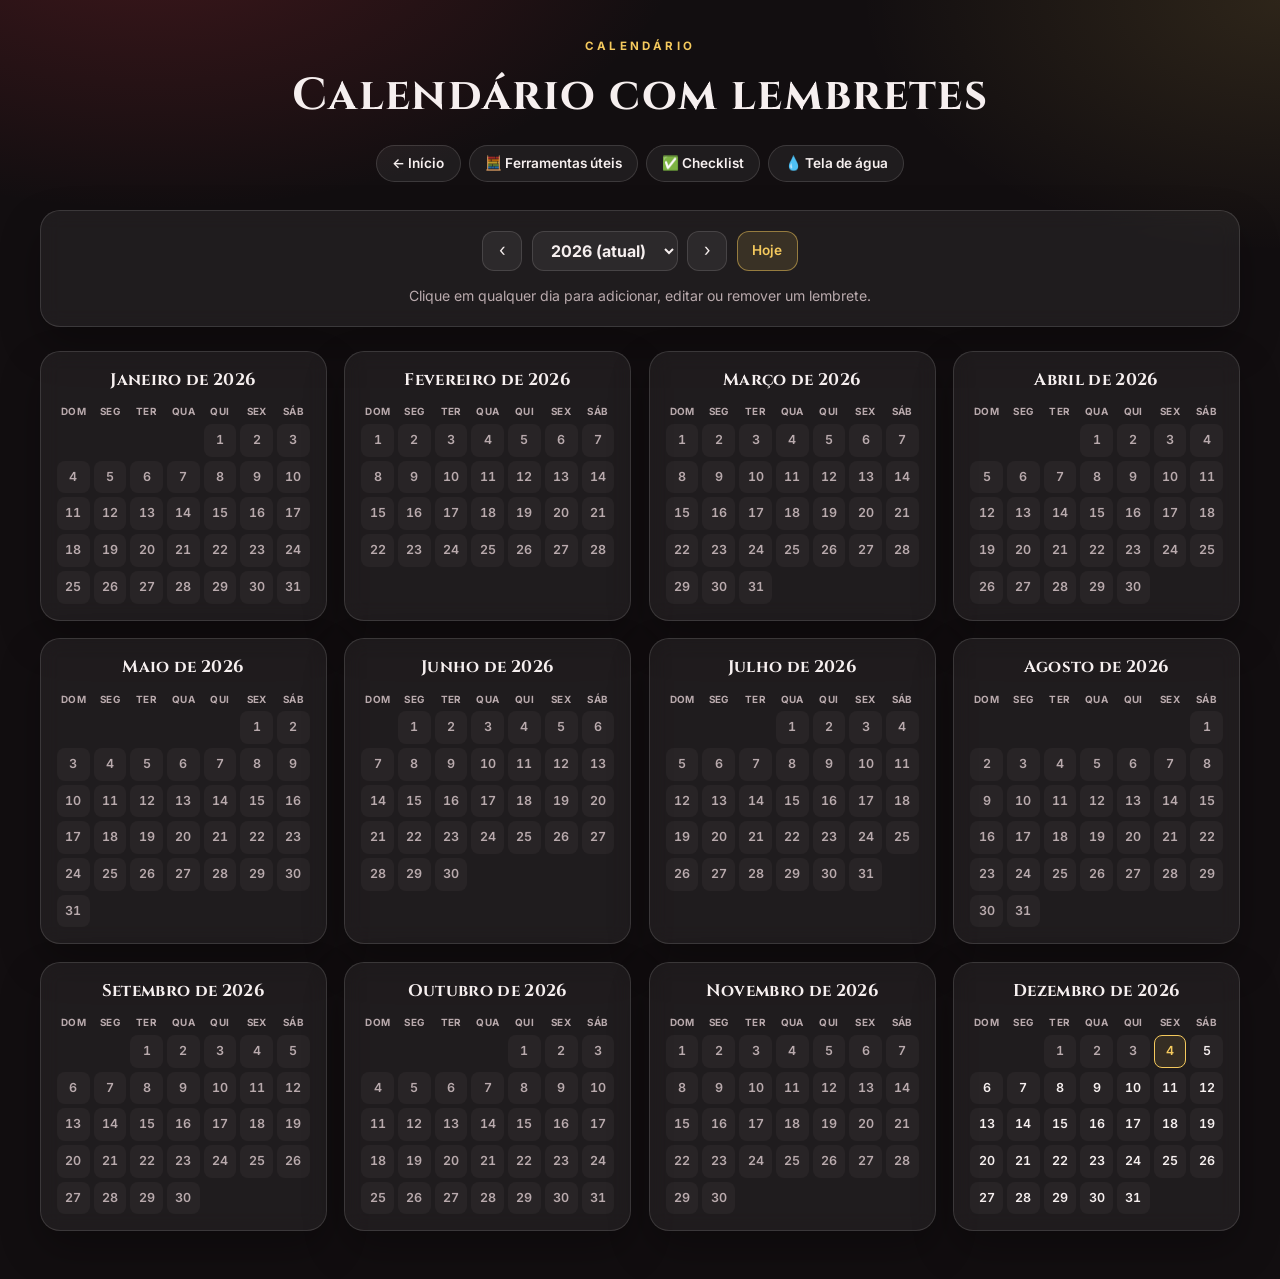
<file: calendario.html>
<!DOCTYPE html>
<html lang="pt-BR">
<head>
  <meta charset="UTF-8">
  <meta name="viewport" content="width=device-width, initial-scale=1.0">
  <meta name="description" content="Calendário anual com lembretes por dia. Navegue pelos próximos 10 anos e salve anotações que ficam guardadas no seu navegador.">
  <meta name="theme-color" content="#120e10">
  <title>Calendário</title>
  <link rel="preconnect" href="https://fonts.googleapis.com">
  <link rel="preconnect" href="https://fonts.gstatic.com" crossorigin>
  <link href="https://fonts.googleapis.com/css2?family=Cinzel:wght@600;700&family=Inter:wght@400;500;600;700&display=swap" rel="stylesheet">
  <style>
    :root {
      --bg: #120e10;
      --glass: rgba(255, 255, 255, .06);
      --glass-strong: rgba(255, 255, 255, .1);
      --line: rgba(255, 255, 255, .13);
      --text: #f6efef;
      --muted: #b9aaad;
      --accent: #e63946;
      --gold: #f4c95d;
      --ok: #62d394;
      --font-title: 'Cinzel', Georgia, serif;
      --font-body: 'Inter', system-ui, -apple-system, 'Segoe UI', sans-serif;
    }

    * { box-sizing: border-box; }
    html { color-scheme: dark; }
    body {
      margin: 0; min-height: 100vh; color: var(--text); font-family: var(--font-body); line-height: 1.5;
      background:
        radial-gradient(900px 500px at 12% -10%, rgba(230, 57, 70, .22), transparent 60%),
        radial-gradient(700px 420px at 100% 0%, rgba(244, 201, 93, .12), transparent 60%),
        var(--bg);
      background-attachment: fixed;
    }
    button { font: inherit; color: inherit; cursor: pointer; }
    :focus-visible { outline: 2px solid var(--gold); outline-offset: 2px; }

    .page { width: min(1200px, 100% - 2rem); margin: 0 auto; padding: 2rem 0 3rem; }

    /* ---------- Cabeçalho ---------- */
    .hero { text-align: center; margin-bottom: 1.75rem; }
    .kicker { display: inline-block; font-size: .72rem; letter-spacing: .28em; text-transform: uppercase; color: var(--gold); font-weight: 700; }
    h1 { margin: .35rem 0 1rem; font-family: var(--font-title); font-size: clamp(1.9rem, 5vw, 2.8rem); letter-spacing: .03em; }
    .topnav { display: flex; gap: .5rem; justify-content: center; flex-wrap: wrap; }
    .chip {
      display: inline-flex; align-items: center; gap: .35rem; padding: .45rem .95rem; border-radius: 999px;
      font-size: .85rem; font-weight: 600; text-decoration: none; color: var(--text);
      background: var(--glass); border: 1px solid var(--line); transition: transform .2s, border-color .2s;
    }
    .chip:hover { transform: translateY(-2px); border-color: rgba(255, 255, 255, .32); }

    .card {
      padding: 1.25rem; border-radius: 20px; background: var(--glass); border: 1px solid var(--line);
      backdrop-filter: blur(10px); box-shadow: 0 18px 40px rgba(0, 0, 0, .28);
    }

    .banner {
      margin: 0 0 1rem; padding: .75rem 1rem; border-radius: 12px; font-size: .88rem; font-weight: 600;
      background: rgba(230, 57, 70, .15); border: 1px solid rgba(230, 57, 70, .55); color: #ffb3b9;
    }
    .banner[hidden] { display: none; }

    /* ---------- Barra de ano ---------- */
    .toolbar { margin-bottom: 1.5rem; }
    .toolbar-row { display: flex; align-items: center; justify-content: center; gap: .6rem; flex-wrap: wrap; }
    .icon-btn {
      width: 2.5rem; height: 2.5rem; display: grid; place-items: center; border-radius: 12px; font-size: 1.1rem;
      background: var(--glass); border: 1px solid var(--line); transition: background .2s, border-color .2s;
    }
    .icon-btn:hover { background: var(--glass-strong); border-color: rgba(255, 255, 255, .32); }
    select#yearSelect {
      height: 2.5rem; padding: 0 .9rem; border-radius: 12px; font: inherit; font-weight: 700;
      background: var(--glass); border: 1px solid var(--line); color: var(--text);
    }
    .today-btn {
      height: 2.5rem; padding: 0 .9rem; border-radius: 12px; font-size: .85rem; font-weight: 600;
      background: rgba(244, 201, 93, .12); border: 1px solid rgba(244, 201, 93, .5); color: var(--gold);
    }
    .today-btn:hover { background: rgba(244, 201, 93, .22); }
    .toolbar .hint { margin: .9rem 0 0; text-align: center; color: var(--muted); font-size: .88rem; }
    .toolbar .hint strong { color: var(--gold); }

    /* ---------- Grade do ano ---------- */
    .year-grid {
      display: grid; gap: 1.1rem;
      grid-template-columns: repeat(auto-fit, minmax(270px, 1fr));
    }
    .month-card { padding: 1rem; }
    .month-title {
      margin: 0 0 .7rem; text-align: center; font-family: var(--font-title); font-size: 1.05rem; letter-spacing: .02em;
    }
    .month-title::first-letter { text-transform: uppercase; }
    .weekdays, .days { display: grid; grid-template-columns: repeat(7, minmax(0, 1fr)); gap: .25rem; }
    .weekdays { margin-bottom: .3rem; }
    .weekdays span { text-align: center; font-size: .62rem; font-weight: 700; letter-spacing: .04em; text-transform: uppercase; color: var(--muted); }

    .day {
      position: relative; aspect-ratio: 1 / 1; min-height: 28px; padding: 0;
      display: grid; place-items: center; border-radius: 8px;
      background: rgba(255, 255, 255, .04); border: 1px solid transparent;
      font-size: .78rem; font-weight: 600; font-variant-numeric: tabular-nums;
      transition: background .15s, border-color .15s, transform .15s;
    }
    .day:hover { background: var(--glass-strong); transform: translateY(-1px); }
    .day.empty { visibility: hidden; cursor: default; }
    .day.past { color: var(--muted); }
    .day.today { border-color: var(--gold); color: var(--gold); background: rgba(244, 201, 93, .1); }
    .day.has-reminder { background: rgba(230, 57, 70, .18); border-color: rgba(230, 57, 70, .55); }
    .day.has-reminder.today { background: rgba(244, 201, 93, .18); border-color: var(--gold); }
    .day .dot {
      position: absolute; left: 50%; bottom: 3px; width: 5px; height: 5px; border-radius: 50%;
      background: var(--accent); transform: translateX(-50%);
    }
    .day.today .dot { background: var(--gold); }

    /* ---------- Modal de lembrete ---------- */
    .modal-backdrop {
      position: fixed; inset: 0; background: rgba(0, 0, 0, .6); display: grid; place-items: center;
      padding: 1rem; z-index: 50;
    }
    .modal-backdrop[hidden] { display: none; }
    .modal {
      width: min(420px, 100%); padding: 1.5rem; border-radius: 18px;
      background: #1a1416; border: 1px solid var(--line); box-shadow: 0 24px 60px rgba(0, 0, 0, .55);
    }
    .modal h2 { margin: 0 0 .2rem; font-family: var(--font-title); font-size: 1.3rem; }
    .modal-date { margin: 0 0 1rem; color: var(--muted); font-size: .88rem; }
    .modal-date::first-letter { text-transform: uppercase; }
    textarea#reminderText {
      width: 100%; min-height: 110px; resize: vertical; padding: .8rem 1rem; font: inherit; color: var(--text);
      background: rgba(255, 255, 255, .08); border: 1px solid var(--line); border-radius: 12px;
    }
    textarea#reminderText::placeholder { color: rgba(185, 170, 173, .8); }
    textarea#reminderText:focus { outline: none; border-color: var(--gold); box-shadow: 0 0 0 4px rgba(244, 201, 93, .2); }
    .modal-actions { display: flex; align-items: center; justify-content: space-between; gap: .6rem; margin-top: 1.1rem; flex-wrap: wrap; }
    .modal-actions-right { display: flex; gap: .6rem; }

    .btn {
      padding: .75rem 1.2rem; border-radius: 12px; font-weight: 700; border: 1px solid var(--accent);
      background: var(--accent); color: #fff; transition: transform .2s, box-shadow .2s, background .2s;
    }
    .btn:hover { transform: translateY(-2px); box-shadow: 0 10px 22px rgba(230, 57, 70, .35); }
    .btn.ghost { background: var(--glass); border-color: var(--line); color: var(--text); font-weight: 600; }
    .btn.ghost:hover { box-shadow: none; border-color: rgba(255, 255, 255, .32); background: var(--glass-strong); }
    .btn.small { padding: .5rem .9rem; font-size: .85rem; }

    .toast {
      position: fixed; left: 50%; bottom: 1.25rem; transform: translate(-50%, 20px); opacity: 0; pointer-events: none;
      padding: .7rem 1.1rem; border-radius: 12px; font-size: .9rem; font-weight: 600;
      background: #241a1d; border: 1px solid var(--line); box-shadow: 0 12px 30px rgba(0, 0, 0, .5);
      transition: opacity .25s, transform .25s; max-width: calc(100% - 2rem); text-align: center; z-index: 60;
    }
    .toast.show { opacity: 1; transform: translate(-50%, 0); }

    .sr-only { position: absolute; width: 1px; height: 1px; overflow: hidden; clip: rect(0 0 0 0); white-space: nowrap; }
    @media (max-width: 420px) { .card { padding: .9rem; } }
    @media (prefers-reduced-motion: reduce) { * { animation: none !important; transition: none !important; } }
  </style>
</head>
<body>
  <main class="page">

    <header class="hero">
      <span class="kicker">Calendário</span>
      <h1>Calendário com lembretes</h1>
      <nav class="topnav" aria-label="Outras páginas">
        <a class="chip" href="index.html">← Início</a>
        <a class="chip" href="Ferramentas.html">🧮 Ferramentas úteis</a>
        <a class="chip" href="cheklist.html">✅ Checklist</a>
        <a class="chip" href="água.html">💧 Tela de água</a>
      </nav>
    </header>

    <p class="banner" id="storageBanner" role="alert" hidden>
      ⚠️ Seu navegador está bloqueando o armazenamento local (modo privado ou cookies desativados). Os lembretes
      funcionam, mas somem ao fechar a página.
    </p>

    <section class="card toolbar" aria-label="Navegação de ano">
      <div class="toolbar-row">
        <button class="icon-btn" id="prevYear" type="button" aria-label="Ano anterior">‹</button>
        <label class="sr-only" for="yearSelect">Selecionar ano</label>
        <select id="yearSelect"></select>
        <button class="icon-btn" id="nextYear" type="button" aria-label="Próximo ano">›</button>
        <button class="today-btn" id="goToday" type="button">Hoje</button>
      </div>
      <p class="hint" id="toolbarHint">Clique em qualquer dia para adicionar, editar ou remover um lembrete.</p>
    </section>

    <section class="year-grid" id="yearGrid" aria-label="Meses do ano"></section>
  </main>

  <div class="modal-backdrop" id="modalBackdrop" hidden>
    <div class="modal" role="dialog" aria-modal="true" aria-labelledby="modalTitle">
      <h2 id="modalTitle">Lembrete</h2>
      <p class="modal-date" id="modalDate"></p>
      <label class="sr-only" for="reminderText">Texto do lembrete</label>
      <textarea id="reminderText" maxlength="300" placeholder="Escreva um lembrete para este dia..."></textarea>
      <div class="modal-actions">
        <button class="btn ghost small" id="deleteReminder" type="button">Remover</button>
        <div class="modal-actions-right">
          <button class="btn ghost small" id="cancelModal" type="button">Cancelar</button>
          <button class="btn small" id="saveReminder" type="button">Salvar</button>
        </div>
      </div>
    </div>
  </div>

  <div class="toast" id="toast" role="status" aria-live="polite"></div>

  <script>
    'use strict';

    const STORAGE_KEY = 'calendarioLembretes:v1';
    const MAX_TEXT = 300;
    const $ = (s) => document.querySelector(s);
    const pad = (n) => String(n).padStart(2, '0');

    const MESES = [
      'Janeiro', 'Fevereiro', 'Março', 'Abril', 'Maio', 'Junho',
      'Julho', 'Agosto', 'Setembro', 'Outubro', 'Novembro', 'Dezembro',
    ];
    const DIAS_SEMANA = ['Dom', 'Seg', 'Ter', 'Qua', 'Qui', 'Sex', 'Sáb'];

    const toKey = (d) => `${d.getFullYear()}-${pad(d.getMonth() + 1)}-${pad(d.getDate())}`;

    const hoje = new Date();
    const hojeKey = toKey(hoje);
    const anoReal = hoje.getFullYear();

    /* ---------- Armazenamento seguro ---------- */
    let storageOk = true;
    let lembretes = {};

    function sanitize(raw) {
      const out = {};
      if (raw && typeof raw === 'object') {
        for (const [key, value] of Object.entries(raw)) {
          if (/^\d{4}-\d{2}-\d{2}$/.test(key) && typeof value === 'string' && value.trim()) {
            out[key] = value.trim().slice(0, MAX_TEXT);
          }
        }
      }
      return out;
    }

    function load() {
      try {
        const text = localStorage.getItem(STORAGE_KEY);
        lembretes = sanitize(text ? JSON.parse(text) : null);
      } catch {
        lembretes = {};
      }
    }

    function persist() {
      try {
        localStorage.setItem(STORAGE_KEY, JSON.stringify(lembretes));
        storageOk = true;
      } catch {
        storageOk = false;
      }
      $('#storageBanner').hidden = storageOk;
    }

    /* ---------- Toast ---------- */
    let toastTimer = null;
    function showToast(msg) {
      const toast = $('#toast');
      toast.textContent = msg;
      toast.classList.add('show');
      clearTimeout(toastTimer);
      toastTimer = setTimeout(() => toast.classList.remove('show'), 2200);
    }

    /* ---------- Seletor de ano ---------- */
    let anoAtual = anoReal;

    function garantirOpcaoAno(ano) {
      if (!$(`#yearSelect option[value="${ano}"]`)) {
        const opt = document.createElement('option');
        opt.value = String(ano);
        opt.textContent = String(ano);
        $('#yearSelect').appendChild(opt);
        ordenarOpcoesAno();
      }
    }

    function ordenarOpcoesAno() {
      const select = $('#yearSelect');
      const opcoes = [...select.options].sort((a, b) => Number(a.value) - Number(b.value));
      opcoes.forEach((opt) => select.appendChild(opt));
    }

    function popularSeletorAno() {
      const select = $('#yearSelect');
      select.innerHTML = '';
      for (let ano = anoReal; ano <= anoReal + 9; ano++) {
        const opt = document.createElement('option');
        opt.value = String(ano);
        opt.textContent = `${ano}${ano === anoReal ? ' (atual)' : ''}`;
        select.appendChild(opt);
      }
    }

    function irParaAno(ano) {
      anoAtual = ano;
      garantirOpcaoAno(ano);
      $('#yearSelect').value = String(ano);
      renderizarAno(ano);
    }

    /* ---------- Grade do ano ---------- */
    function contarLembretesDoAno(ano) {
      const prefixo = `${ano}-`;
      return Object.keys(lembretes).filter((k) => k.startsWith(prefixo)).length;
    }

    function renderizarAno(ano) {
      const grid = $('#yearGrid');
      grid.innerHTML = '';

      for (let mes = 0; mes < 12; mes++) {
        const card = document.createElement('section');
        card.className = 'card month-card';
        card.setAttribute('aria-label', `${MESES[mes]} de ${ano}`);

        const titulo = document.createElement('h3');
        titulo.className = 'month-title';
        titulo.textContent = `${MESES[mes]} de ${ano}`;
        card.appendChild(titulo);

        const semana = document.createElement('div');
        semana.className = 'weekdays';
        semana.setAttribute('aria-hidden', 'true');
        DIAS_SEMANA.forEach((d) => {
          const span = document.createElement('span');
          span.textContent = d;
          semana.appendChild(span);
        });
        card.appendChild(semana);

        const dias = document.createElement('div');
        dias.className = 'days';

        const primeiroDiaSemana = new Date(ano, mes, 1).getDay();
        const diasNoMes = new Date(ano, mes + 1, 0).getDate();

        for (let i = 0; i < primeiroDiaSemana; i++) {
          const vazio = document.createElement('span');
          vazio.className = 'day empty';
          vazio.setAttribute('aria-hidden', 'true');
          dias.appendChild(vazio);
        }

        for (let dia = 1; dia <= diasNoMes; dia++) {
          const data = new Date(ano, mes, dia);
          const key = toKey(data);

          const btn = document.createElement('button');
          btn.type = 'button';
          btn.className = 'day';
          btn.dataset.key = key;
          btn.textContent = String(dia);

          if (key === hojeKey) btn.classList.add('today');
          else if (data < new Date(hoje.getFullYear(), hoje.getMonth(), hoje.getDate())) btn.classList.add('past');

          if (lembretes[key]) {
            btn.classList.add('has-reminder');
            btn.title = lembretes[key];
            const dot = document.createElement('span');
            dot.className = 'dot';
            btn.appendChild(dot);
          }

          const dataFmt = data.toLocaleDateString('pt-BR', { weekday: 'long', day: 'numeric', month: 'long', year: 'numeric' });
          btn.setAttribute('aria-label', lembretes[key] ? `${dataFmt}. Lembrete: ${lembretes[key]}` : dataFmt);

          dias.appendChild(btn);
        }

        card.appendChild(dias);
        grid.appendChild(card);
      }

      const total = contarLembretesDoAno(ano);
      $('#toolbarHint').innerHTML = total > 0
        ? `Clique em qualquer dia para adicionar, editar ou remover um lembrete. <strong>${total}</strong> lembrete${total > 1 ? 's' : ''} salvo${total > 1 ? 's' : ''} em ${ano}.`
        : 'Clique em qualquer dia para adicionar, editar ou remover um lembrete.';
    }

    /* ---------- Modal ---------- */
    let chaveAtual = null;
    let ultimoFoco = null;

    function abrirModal(key, elementoOrigem) {
      chaveAtual = key;
      ultimoFoco = elementoOrigem;

      const [y, m, d] = key.split('-').map(Number);
      const data = new Date(y, m - 1, d);
      $('#modalDate').textContent = data.toLocaleDateString('pt-BR', { weekday: 'long', day: 'numeric', month: 'long', year: 'numeric' });
      $('#reminderText').value = lembretes[key] || '';

      $('#modalBackdrop').hidden = false;
      $('#reminderText').focus();
    }

    function fecharModal() {
      $('#modalBackdrop').hidden = true;
      chaveAtual = null;
      if (ultimoFoco) ultimoFoco.focus();
    }

    function salvarLembrete() {
      if (!chaveAtual) return;
      const texto = $('#reminderText').value.trim().slice(0, MAX_TEXT);
      if (texto) {
        lembretes[chaveAtual] = texto;
        showToast('Lembrete salvo.');
      } else {
        delete lembretes[chaveAtual];
        showToast('Lembrete removido.');
      }
      persist();
      fecharModal();
      renderizarAno(anoAtual);
    }

    function removerLembrete() {
      if (!chaveAtual) return;
      const havia = Boolean(lembretes[chaveAtual]);
      delete lembretes[chaveAtual];
      persist();
      fecharModal();
      renderizarAno(anoAtual);
      if (havia) showToast('Lembrete removido.');
    }

    /* ---------- Eventos ---------- */
    $('#yearGrid').addEventListener('click', (e) => {
      const btn = e.target.closest('.day');
      if (!btn || btn.classList.contains('empty')) return;
      abrirModal(btn.dataset.key, btn);
    });

    $('#prevYear').addEventListener('click', () => irParaAno(anoAtual - 1));
    $('#nextYear').addEventListener('click', () => irParaAno(anoAtual + 1));
    $('#yearSelect').addEventListener('change', (e) => irParaAno(Number(e.target.value)));
    $('#goToday').addEventListener('click', () => {
      irParaAno(anoReal);
      const atual = $('.day.today');
      if (atual) atual.closest('.month-card').scrollIntoView({ behavior: 'smooth', block: 'center' });
    });

    $('#saveReminder').addEventListener('click', salvarLembrete);
    $('#deleteReminder').addEventListener('click', removerLembrete);
    $('#cancelModal').addEventListener('click', fecharModal);
    $('#modalBackdrop').addEventListener('click', (e) => { if (e.target.id === 'modalBackdrop') fecharModal(); });
    document.addEventListener('keydown', (e) => {
      if (e.key === 'Escape' && !$('#modalBackdrop').hidden) fecharModal();
    });

    /* ---------- Início ---------- */
    load();
    popularSeletorAno();
    $('#yearSelect').value = String(anoAtual);
    renderizarAno(anoAtual);
    persist();
  </script>
</body>
</html>
</file>
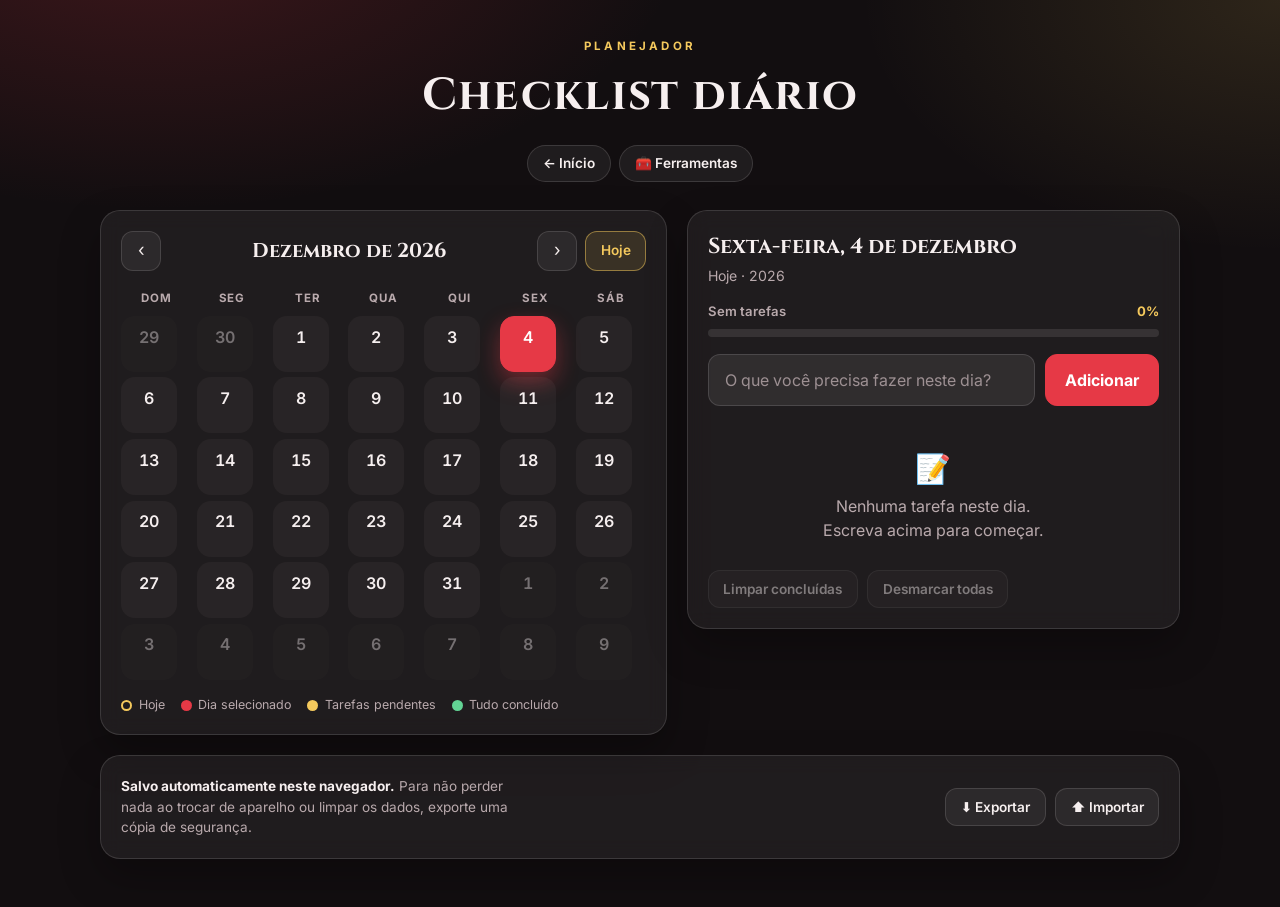
<file: cheklist.html>
<!DOCTYPE html>
<html lang="pt-BR">
<head>
  <meta charset="UTF-8">
  <meta name="viewport" content="width=device-width, initial-scale=1.0">
  <meta name="description" content="Checklist diário com calendário: escolha um dia, escreva suas tarefas e marque o que já fez. Tudo salvo no seu navegador.">
  <meta name="theme-color" content="#120e10">
  <title>Checklist diário</title>
  <link rel="preconnect" href="https://fonts.googleapis.com">
  <link rel="preconnect" href="https://fonts.gstatic.com" crossorigin>
  <link href="https://fonts.googleapis.com/css2?family=Cinzel:wght@600;700&family=Inter:wght@400;500;600;700&display=swap" rel="stylesheet">
  <style>
    :root {
      --bg: #120e10;
      --glass: rgba(255, 255, 255, .06);
      --glass-strong: rgba(255, 255, 255, .1);
      --line: rgba(255, 255, 255, .13);
      --text: #f6efef;
      --muted: #b9aaad;
      --accent: #e63946;
      --gold: #f4c95d;
      --ok: #62d394;
      --font-title: 'Cinzel', Georgia, serif;
      --font-body: 'Inter', system-ui, -apple-system, 'Segoe UI', sans-serif;
    }

    * { box-sizing: border-box; }
    html { color-scheme: dark; }
    body {
      margin: 0; min-height: 100vh; color: var(--text); font-family: var(--font-body); line-height: 1.5;
      background:
        radial-gradient(900px 500px at 12% -10%, rgba(230, 57, 70, .22), transparent 60%),
        radial-gradient(700px 420px at 100% 0%, rgba(244, 201, 93, .12), transparent 60%),
        var(--bg);
      background-attachment: fixed;
    }
    button { font: inherit; color: inherit; cursor: pointer; }
    :focus-visible { outline: 2px solid var(--gold); outline-offset: 2px; }

    .page { width: min(1080px, 100% - 2rem); margin: 0 auto; padding: 2rem 0 3rem; }

    /* ---------- Cabeçalho ---------- */
    .hero { text-align: center; margin-bottom: 1.75rem; }
    .kicker { display: inline-block; font-size: .72rem; letter-spacing: .28em; text-transform: uppercase; color: var(--gold); font-weight: 700; }
    h1 { margin: .35rem 0 1rem; font-family: var(--font-title); font-size: clamp(1.9rem, 5vw, 2.8rem); letter-spacing: .03em; }
    .topnav { display: flex; gap: .5rem; justify-content: center; flex-wrap: wrap; }
    .chip {
      display: inline-flex; align-items: center; gap: .35rem; padding: .45rem .95rem; border-radius: 999px;
      font-size: .85rem; font-weight: 600; text-decoration: none; color: var(--text);
      background: var(--glass); border: 1px solid var(--line); transition: transform .2s, border-color .2s;
    }
    .chip:hover { transform: translateY(-2px); border-color: rgba(255, 255, 255, .32); }

    /* ---------- Layout ---------- */
    .layout { display: grid; gap: 1.25rem; grid-template-columns: minmax(0, 1fr); align-items: start; }
    @media (min-width: 900px) {
      .layout { grid-template-columns: minmax(0, 1.15fr) minmax(0, 1fr); }
      .day-panel { position: sticky; top: 1rem; }
      .day { height: auto; aspect-ratio: 1 / 1; }
    }

    .card {
      padding: 1.25rem; border-radius: 20px; background: var(--glass); border: 1px solid var(--line);
      backdrop-filter: blur(10px); box-shadow: 0 18px 40px rgba(0, 0, 0, .28);
    }

    .banner {
      margin: 0 0 1rem; padding: .75rem 1rem; border-radius: 12px; font-size: .88rem; font-weight: 600;
      background: rgba(230, 57, 70, .15); border: 1px solid rgba(230, 57, 70, .55); color: #ffb3b9;
    }
    .banner[hidden] { display: none; }

    /* ---------- Calendário ---------- */
    .cal-head { display: flex; align-items: center; gap: .5rem; margin-bottom: 1rem; }
    .cal-title { flex: 1; margin: 0; text-align: center; font-family: var(--font-title); font-size: 1.25rem; }
    .cal-title::first-letter, .day-title::first-letter { text-transform: uppercase; }
    .icon-btn {
      width: 2.5rem; height: 2.5rem; display: grid; place-items: center; border-radius: 12px; font-size: 1.1rem;
      background: var(--glass); border: 1px solid var(--line); transition: background .2s, border-color .2s;
    }
    .icon-btn:hover { background: var(--glass-strong); border-color: rgba(255, 255, 255, .32); }
    .today-btn {
      height: 2.5rem; padding: 0 .9rem; border-radius: 12px; font-size: .85rem; font-weight: 600;
      background: rgba(244, 201, 93, .12); border: 1px solid rgba(244, 201, 93, .5); color: var(--gold);
    }
    .today-btn:hover { background: rgba(244, 201, 93, .22); }

    .weekdays, .grid { display: grid; grid-template-columns: repeat(7, minmax(0, 1fr)); gap: .35rem; }
    .weekdays { margin-bottom: .35rem; }
    .weekdays span { text-align: center; font-size: .72rem; font-weight: 700; letter-spacing: .08em; text-transform: uppercase; color: var(--muted); padding: .2rem 0; }

    .day {
      position: relative; height: 3.5rem; min-width: 0; padding: .3rem .25rem .45rem;
      display: flex; flex-direction: column; align-items: center; justify-content: center; gap: .1rem;
      border-radius: 14px; background: rgba(255, 255, 255, .04); border: 1px solid transparent;
      transition: background .15s, border-color .15s, transform .15s;
    }
    .day:hover { background: var(--glass-strong); transform: translateY(-1px); }
    .day.other { opacity: .4; }
    .day .n { font-weight: 600; font-size: 1rem; font-variant-numeric: tabular-nums; }
    .day .meta { font-size: .66rem; font-weight: 600; color: var(--muted); min-height: 1em; font-variant-numeric: tabular-nums; }
    .day .bar { position: absolute; left: .45rem; right: .45rem; bottom: .3rem; height: 3px; border-radius: 3px; background: rgba(255, 255, 255, .1); overflow: hidden; }
    .day .bar i { display: block; height: 100%; width: calc(var(--p, 0) * 1%); background: var(--gold); transition: width .3s; }
    .day.complete .bar i { background: var(--ok); }
    .day.complete .meta { color: var(--ok); }
    .day.today { border-color: var(--gold); }
    .day.today .n { color: var(--gold); }
    .day.selected {
      background: var(--accent); border-color: var(--accent); box-shadow: 0 10px 22px rgba(230, 57, 70, .4);
    }
    .day.selected .n, .day.selected .meta { color: #fff; }
    .day.selected .bar { background: rgba(255, 255, 255, .3); }
    .day.selected .bar i { background: #fff; }

    .legend { display: flex; gap: 1rem; flex-wrap: wrap; margin: 1rem 0 0; padding: 0; list-style: none; font-size: .78rem; color: var(--muted); }
    .legend li { display: inline-flex; align-items: center; gap: .4rem; }
    .legend b { width: .7rem; height: .7rem; border-radius: 50%; display: inline-block; }

    /* ---------- Painel do dia ---------- */
    .day-title { margin: 0; font-family: var(--font-title); font-size: 1.35rem; }
    .day-sub { margin: .15rem 0 0; color: var(--muted); font-size: .88rem; }
    .progress { margin: 1rem 0 1.1rem; }
    .progress-top { display: flex; justify-content: space-between; font-size: .82rem; font-weight: 600; color: var(--muted); margin-bottom: .4rem; }
    .progress-top strong { color: var(--gold); }
    .track { height: 8px; border-radius: 8px; background: rgba(255, 255, 255, .1); overflow: hidden; }
    .track i { display: block; height: 100%; width: 0; border-radius: 8px; background: linear-gradient(90deg, var(--accent), var(--gold)); transition: width .35s; }
    .track.complete i { background: var(--ok); }

    .add-row { display: flex; gap: .6rem; }
    input[type="text"] {
      flex: 1; min-width: 0; padding: .8rem 1rem; font: inherit; color: var(--text);
      background: rgba(255, 255, 255, .08); border: 1px solid var(--line); border-radius: 12px;
    }
    input[type="text"]::placeholder { color: rgba(185, 170, 173, .8); }
    input[type="text"]:focus { outline: none; border-color: var(--gold); box-shadow: 0 0 0 4px rgba(244, 201, 93, .2); }

    .btn {
      padding: .75rem 1.2rem; border-radius: 12px; font-weight: 700; border: 1px solid var(--accent);
      background: var(--accent); color: #fff; transition: transform .2s, box-shadow .2s, background .2s;
    }
    .btn:hover { transform: translateY(-2px); box-shadow: 0 10px 22px rgba(230, 57, 70, .35); }
    .btn.ghost { background: var(--glass); border-color: var(--line); color: var(--text); font-weight: 600; }
    .btn.ghost:hover { box-shadow: none; border-color: rgba(255, 255, 255, .32); background: var(--glass-strong); }
    .btn.small { padding: .5rem .9rem; font-size: .85rem; }

    .tasks { list-style: none; margin: 1rem 0 0; padding: 0; display: grid; gap: .5rem; }
    .task {
      display: flex; align-items: center; gap: .7rem; padding: .7rem .8rem; border-radius: 14px;
      background: rgba(255, 255, 255, .06); border: 1px solid var(--line); animation: pop .25s ease;
    }
    @keyframes pop { from { opacity: 0; transform: translateY(6px); } to { opacity: 1; transform: none; } }
    .task.done { background: rgba(98, 211, 148, .07); border-color: rgba(98, 211, 148, .28); }

    .check {
      flex: 0 0 auto; width: 1.6rem; height: 1.6rem; border-radius: 8px; display: grid; place-items: center;
      background: transparent; border: 2px solid rgba(255, 255, 255, .35); color: transparent; font-weight: 800; font-size: .95rem;
      transition: background .15s, border-color .15s, color .15s, transform .15s;
    }
    .check:hover { border-color: var(--gold); transform: scale(1.06); }
    .task.done .check { background: var(--ok); border-color: var(--ok); color: #0c1a12; }

    .task-text { flex: 1; min-width: 0; overflow-wrap: anywhere; cursor: pointer; padding: .15rem 0; }
    .task.done .task-text { text-decoration: line-through; color: var(--muted); }
    .task input[type="text"] { padding: .45rem .7rem; }

    .task-actions { display: flex; gap: .15rem; flex: 0 0 auto; }
    .mini {
      width: 2rem; height: 2rem; display: grid; place-items: center; border-radius: 8px; border: 0;
      background: transparent; color: var(--muted); font-size: .95rem;
    }
    .mini:hover { color: #fff; background: rgba(255, 255, 255, .12); }
    .mini.del:hover { background: var(--accent); }

    .empty { text-align: center; color: var(--muted); padding: 1.6rem .5rem .6rem; margin: 0; }
    .empty b { display: block; font-size: 1.8rem; margin-bottom: .25rem; }
    .empty[hidden] { display: none; }
    .panel-foot { display: flex; gap: .6rem; flex-wrap: wrap; margin-top: 1.1rem; }

    /* ---------- Backup ---------- */
    .backup { margin-top: 1.25rem; display: flex; gap: 1rem; align-items: center; justify-content: space-between; flex-wrap: wrap; }
    .backup p { margin: 0; color: var(--muted); font-size: .85rem; max-width: 46ch; }
    .backup p strong { color: var(--text); }
    .backup .actions { display: flex; gap: .6rem; flex-wrap: wrap; }
    .toast {
      position: fixed; left: 50%; bottom: 1.25rem; transform: translate(-50%, 20px); opacity: 0; pointer-events: none;
      padding: .7rem 1.1rem; border-radius: 12px; font-size: .9rem; font-weight: 600;
      background: #241a1d; border: 1px solid var(--line); box-shadow: 0 12px 30px rgba(0, 0, 0, .5);
      transition: opacity .25s, transform .25s; max-width: calc(100% - 2rem); text-align: center;
    }
    .toast.show { opacity: 1; transform: translate(-50%, 0); }

    .sr-only { position: absolute; width: 1px; height: 1px; overflow: hidden; clip: rect(0 0 0 0); white-space: nowrap; }
    @media (max-width: 420px) { .day .meta { display: none; } .grid, .weekdays { gap: .25rem; } .card { padding: 1rem; } }
    @media (prefers-reduced-motion: reduce) { * { animation: none !important; transition: none !important; } }
  </style>
</head>
<body>
  <main class="page">

    <header class="hero">
      <span class="kicker">Planejador</span>
      <h1>Checklist diário</h1>
      <nav class="topnav" aria-label="Outras páginas">
        <a class="chip" href="index.html">← Início</a>
        <a class="chip" href="ferramentas.html">🧰 Ferramentas</a>
      </nav>
    </header>

    <p class="banner" id="storageBanner" role="alert" hidden>
      ⚠️ Seu navegador está bloqueando o armazenamento local (modo privado ou cookies desativados). As tarefas
      funcionam, mas somem ao fechar a página. Use “Exportar” para guardar uma cópia.
    </p>

    <div class="layout">

      <!-- Calendário -->
      <section class="card" aria-labelledby="calTitle">
        <div class="cal-head">
          <button class="icon-btn" id="prevMonth" type="button" aria-label="Mês anterior">‹</button>
          <h2 class="cal-title" id="calTitle" aria-live="polite"></h2>
          <button class="icon-btn" id="nextMonth" type="button" aria-label="Próximo mês">›</button>
          <button class="today-btn" id="goToday" type="button">Hoje</button>
        </div>
        <div class="weekdays" aria-hidden="true">
          <span>Dom</span><span>Seg</span><span>Ter</span><span>Qua</span><span>Qui</span><span>Sex</span><span>Sáb</span>
        </div>
        <div class="grid" id="grid" role="group" aria-label="Dias do mês. Use as setas do teclado para mudar de dia."></div>
        <ul class="legend" aria-label="Legenda">
          <li><b style="background:transparent;border:2px solid var(--gold)"></b> Hoje</li>
          <li><b style="background:var(--accent)"></b> Dia selecionado</li>
          <li><b style="background:var(--gold)"></b> Tarefas pendentes</li>
          <li><b style="background:var(--ok)"></b> Tudo concluído</li>
        </ul>
      </section>

      <!-- Dia selecionado -->
      <section class="card day-panel" aria-labelledby="dayTitle">
        <h2 class="day-title" id="dayTitle"></h2>
        <p class="day-sub" id="daySub"></p>

        <div class="progress">
          <div class="progress-top"><span id="progressLabel">Sem tarefas</span><strong id="progressPct">0%</strong></div>
          <div class="track" id="track" role="progressbar" aria-valuemin="0" aria-valuemax="100" aria-valuenow="0" aria-label="Progresso do dia"><i></i></div>
        </div>

        <form class="add-row" id="addForm" autocomplete="off">
          <label class="sr-only" for="taskInput">Nova tarefa</label>
          <input type="text" id="taskInput" placeholder="O que você precisa fazer neste dia?" maxlength="200">
          <button class="btn" type="submit">Adicionar</button>
        </form>

        <ul class="tasks" id="tasks"></ul>
        <p class="empty" id="empty"><b>📝</b>Nenhuma tarefa neste dia.<br>Escreva acima para começar.</p>

        <div class="panel-foot">
          <button class="btn ghost small" id="clearDone" type="button">Limpar concluídas</button>
          <button class="btn ghost small" id="uncheckAll" type="button">Desmarcar todas</button>
        </div>
      </section>
    </div>

    <section class="card backup" aria-label="Backup">
      <p><strong>Salvo automaticamente neste navegador.</strong> Para não perder nada ao trocar de aparelho ou limpar os dados, exporte uma cópia de segurança.</p>
      <div class="actions">
        <button class="btn ghost small" id="exportBtn" type="button">⬇️ Exportar</button>
        <button class="btn ghost small" id="importBtn" type="button">⬆️ Importar</button>
        <input type="file" id="importFile" accept="application/json,.json" hidden>
      </div>
    </section>
  </main>

  <div class="toast" id="toast" role="status" aria-live="polite"></div>

<script>
'use strict';

/* ==========================================================
   Checklist diário – calendário + tarefas por dia
   Dados: { v: 1, days: { "AAAA-MM-DD": [ { id, text, done } ] } }
   ========================================================== */

const STORAGE_KEY = 'checklistDias:v1';
const MAX_TEXT = 200;
const $ = (s) => document.querySelector(s);
const pad = (n) => String(n).padStart(2, '0');

/* ---------- Datas (sempre no horário LOCAL) ---------- */
const toKey = (d) => `${d.getFullYear()}-${pad(d.getMonth() + 1)}-${pad(d.getDate())}`;
const fromKey = (key) => { const [y, m, d] = key.split('-').map(Number); return new Date(y, m - 1, d); };
const isKey = (k) => /^\d{4}-\d{2}-\d{2}$/.test(k) && toKey(fromKey(k)) === k;

/* ---------- Armazenamento seguro ---------- */
let storageOk = true;

function sanitize(raw) {
  const days = {};
  const source = raw && typeof raw === 'object' && raw.days && typeof raw.days === 'object' ? raw.days : {};
  for (const [key, list] of Object.entries(source)) {
    if (!isKey(key) || !Array.isArray(list)) continue;
    const tasks = list
      .filter((t) => t && typeof t.text === 'string' && t.text.trim())
      .map((t) => ({
        id: typeof t.id === 'string' && t.id ? t.id : newId(),
        text: t.text.trim().slice(0, MAX_TEXT),
        done: Boolean(t.done),
      }));
    if (tasks.length) days[key] = tasks;
  }
  return { v: 1, days };
}

function load() {
  try {
    const text = localStorage.getItem(STORAGE_KEY);
    return sanitize(text ? JSON.parse(text) : null);
  } catch {
    return sanitize(null);        // JSON corrompido ou storage bloqueado: começa limpo, sem quebrar a página
  }
}

function save() {
  try {
    localStorage.setItem(STORAGE_KEY, JSON.stringify(state));
    storageOk = true;
  } catch {
    storageOk = false;
  }
  $('#storageBanner').hidden = storageOk;
}

function newId() {
  return (crypto.randomUUID ? crypto.randomUUID() : `${Date.now().toString(36)}${Math.random().toString(36).slice(2, 8)}`);
}

/* ---------- Estado ---------- */
let state = load();
const today = new Date();
let selected = toKey(today);
let view = { y: today.getFullYear(), m: today.getMonth() };

const tasksOf = (key) => state.days[key] || [];
const stats = (key) => {
  const list = tasksOf(key);
  const done = list.filter((t) => t.done).length;
  return { total: list.length, done, pct: list.length ? Math.round((done / list.length) * 100) : 0 };
};
function mutate(key, fn) {
  const list = tasksOf(key).slice();
  const next = fn(list) || list;
  if (next.length) state.days[key] = next; else delete state.days[key];
  save();
  render();
}

/* ---------- Calendário ---------- */
function renderCalendar() {
  $('#calTitle').textContent = new Date(view.y, view.m, 1).toLocaleDateString('pt-BR', { month: 'long', year: 'numeric' });

  const first = new Date(view.y, view.m, 1);
  const start = new Date(view.y, view.m, 1 - first.getDay());
  const todayKey = toKey(new Date());
  const frag = document.createDocumentFragment();

  for (let i = 0; i < 42; i++) {
    const date = new Date(start.getFullYear(), start.getMonth(), start.getDate() + i);
    const key = toKey(date);
    const { total, done, pct } = stats(key);

    const btn = document.createElement('button');
    btn.type = 'button';
    btn.className = 'day';
    btn.dataset.key = key;
    if (date.getMonth() !== view.m) btn.classList.add('other');
    if (key === todayKey) btn.classList.add('today');
    if (key === selected) btn.classList.add('selected');
    if (total && done === total) btn.classList.add('complete');
    btn.setAttribute('aria-pressed', String(key === selected));
    btn.setAttribute('aria-label',
      `${date.toLocaleDateString('pt-BR', { weekday: 'long', day: 'numeric', month: 'long' })}` +
      (total ? `, ${done} de ${total} tarefas concluídas` : ', sem tarefas') + (key === todayKey ? ', hoje' : ''));

    const n = document.createElement('span');
    n.className = 'n';
    n.textContent = date.getDate();
    const meta = document.createElement('span');
    meta.className = 'meta';
    meta.textContent = total ? `${done}/${total}` : '';
    btn.append(n, meta);

    if (total) {
      const bar = document.createElement('span');
      bar.className = 'bar';
      const fill = document.createElement('i');
      fill.style.setProperty('--p', pct);
      bar.append(fill);
      btn.append(bar);
    }
    frag.append(btn);
  }
  $('#grid').replaceChildren(frag);
}

/* ---------- Painel do dia ---------- */
let editingId = null;

function renderPanel() {
  const date = fromKey(selected);
  const isToday = selected === toKey(new Date());
  $('#dayTitle').textContent = date.toLocaleDateString('pt-BR', { weekday: 'long', day: 'numeric', month: 'long' });
  $('#daySub').textContent = `${isToday ? 'Hoje · ' : ''}${date.getFullYear()}`;

  const list = tasksOf(selected);
  const { total, done, pct } = stats(selected);

  $('#progressLabel').textContent = total ? `${done} de ${total} concluída${done === 1 ? '' : 's'}` : 'Sem tarefas';
  $('#progressPct').textContent = `${pct}%`;
  const track = $('#track');
  track.setAttribute('aria-valuenow', pct);
  track.classList.toggle('complete', total > 0 && done === total);
  track.firstElementChild.style.width = `${pct}%`;

  const ul = $('#tasks');
  ul.replaceChildren();

  list.forEach((task) => {
    const li = document.createElement('li');
    li.className = 'task' + (task.done ? ' done' : '');

    const check = document.createElement('button');
    check.type = 'button';
    check.className = 'check';
    check.textContent = '✓';
    check.setAttribute('role', 'checkbox');
    check.setAttribute('aria-checked', String(task.done));
    check.setAttribute('aria-label', task.text);
    check.addEventListener('click', () => mutate(selected, (l) => { const t = l.find((x) => x.id === task.id); if (t) t.done = !t.done; }));
    li.append(check);

    if (editingId === task.id) {
      const input = document.createElement('input');
      input.type = 'text';
      input.value = task.text;
      input.maxLength = MAX_TEXT;
      input.setAttribute('aria-label', 'Editar tarefa');
      const commit = () => {
        const text = input.value.trim();
        editingId = null;
        if (!text) return render();
        mutate(selected, (l) => { const t = l.find((x) => x.id === task.id); if (t) t.text = text; });
      };
      input.addEventListener('keydown', (e) => {
        if (e.key === 'Enter') { e.preventDefault(); commit(); }
        if (e.key === 'Escape') { editingId = null; render(); }
      });
      input.addEventListener('blur', () => { if (editingId === task.id) commit(); });
      li.append(input);
      ul.append(li);
      requestAnimationFrame(() => { input.focus(); input.select(); });
      return;
    }

    const text = document.createElement('span');
    text.className = 'task-text';
    text.textContent = task.text;                        // textContent: nunca interpreta HTML
    text.addEventListener('click', () => check.click());

    const actions = document.createElement('div');
    actions.className = 'task-actions';
    const edit = document.createElement('button');
    edit.type = 'button'; edit.className = 'mini'; edit.textContent = '✎';
    edit.setAttribute('aria-label', `Editar "${task.text}"`);
    edit.addEventListener('click', () => { editingId = task.id; renderPanel(); });
    const del = document.createElement('button');
    del.type = 'button'; del.className = 'mini del'; del.textContent = '✕';
    del.setAttribute('aria-label', `Remover "${task.text}"`);
    del.addEventListener('click', () => mutate(selected, (l) => l.filter((x) => x.id !== task.id)));
    actions.append(edit, del);

    li.append(text, actions);
    ul.append(li);
  });

  $('#empty').hidden = total > 0;
  $('#clearDone').disabled = done === 0;
  $('#uncheckAll').disabled = done === 0;
  [$('#clearDone'), $('#uncheckAll')].forEach((b) => { b.style.opacity = b.disabled ? .45 : 1; b.style.cursor = b.disabled ? 'default' : 'pointer'; });
}

function render() { renderCalendar(); renderPanel(); }

/* ---------- Navegação ---------- */
function selectDay(key, { focus = false } = {}) {
  selected = key;
  editingId = null;
  const d = fromKey(key);
  view = { y: d.getFullYear(), m: d.getMonth() };      // dia de outro mês leva o calendário até ele
  render();
  if (focus) $(`.day[data-key="${key}"]`)?.focus();
}

function shiftMonth(delta) {
  const d = new Date(view.y, view.m + delta, 1);
  view = { y: d.getFullYear(), m: d.getMonth() };
  renderCalendar();
}

/* ---------- Toast ---------- */
let toastTimer;
function toast(message) {
  const el = $('#toast');
  el.textContent = message;
  el.classList.add('show');
  clearTimeout(toastTimer);
  toastTimer = setTimeout(() => el.classList.remove('show'), 2600);
}

/* ---------- Eventos ---------- */
$('#prevMonth').addEventListener('click', () => shiftMonth(-1));
$('#nextMonth').addEventListener('click', () => shiftMonth(1));
$('#goToday').addEventListener('click', () => selectDay(toKey(new Date())));

$('#grid').addEventListener('click', (e) => {
  const btn = e.target.closest('.day');
  if (btn) { selectDay(btn.dataset.key); $('#taskInput').focus({ preventScroll: true }); }
});

$('#grid').addEventListener('keydown', (e) => {
  const step = { ArrowLeft: -1, ArrowRight: 1, ArrowUp: -7, ArrowDown: 7 }[e.key];
  if (!step) return;
  e.preventDefault();
  const d = fromKey(selected);
  d.setDate(d.getDate() + step);
  selectDay(toKey(d), { focus: true });
});

$('#addForm').addEventListener('submit', (e) => {
  e.preventDefault();
  const input = $('#taskInput');
  const text = input.value.trim().slice(0, MAX_TEXT);
  if (!text) { input.focus(); return; }
  input.value = '';
  mutate(selected, (l) => { l.push({ id: newId(), text, done: false }); });
  $('#taskInput').focus({ preventScroll: true });
});

$('#clearDone').addEventListener('click', () => {
  mutate(selected, (l) => l.filter((t) => !t.done));
  toast('Tarefas concluídas removidas.');
});
$('#uncheckAll').addEventListener('click', () => mutate(selected, (l) => { l.forEach((t) => { t.done = false; }); }));

/* ---------- Backup ---------- */
$('#exportBtn').addEventListener('click', () => {
  const blob = new Blob([JSON.stringify(state, null, 2)], { type: 'application/json' });
  const url = URL.createObjectURL(blob);
  const a = document.createElement('a');
  a.href = url;
  a.download = `checklist-backup-${toKey(new Date())}.json`;
  document.body.append(a);
  a.click();
  a.remove();
  setTimeout(() => URL.revokeObjectURL(url), 1000);
  toast('Backup exportado.');
});

$('#importBtn').addEventListener('click', () => $('#importFile').click());
$('#importFile').addEventListener('change', async (e) => {
  const file = e.target.files[0];
  e.target.value = '';
  if (!file) return;
  try {
    const incoming = sanitize(JSON.parse(await file.text()));
    const count = Object.keys(incoming.days).length;
    if (!count) throw new Error('vazio');
    if (!confirm(`Importar ${count} dia(s) com tarefas? Isso substitui o que está salvo agora.`)) return;
    state = incoming;
    save();
    render();
    toast('Backup importado.');
  } catch {
    toast('Arquivo inválido: não foi possível importar.');
  }
});

/* Sincroniza se o checklist for alterado em outra aba */
window.addEventListener('storage', (e) => {
  if (e.key !== STORAGE_KEY) return;
  state = load();
  render();
});

/* Se a página ficar aberta de um dia para o outro, atualiza o destaque de "hoje" */
let lastDay = toKey(new Date());
setInterval(() => {
  const now = toKey(new Date());
  if (now !== lastDay) { lastDay = now; renderCalendar(); renderPanel(); }
}, 60000);

save();     // grava a versão limpa e mostra o aviso se o armazenamento estiver bloqueado
render();
</script>
</body>
</html>
</file>
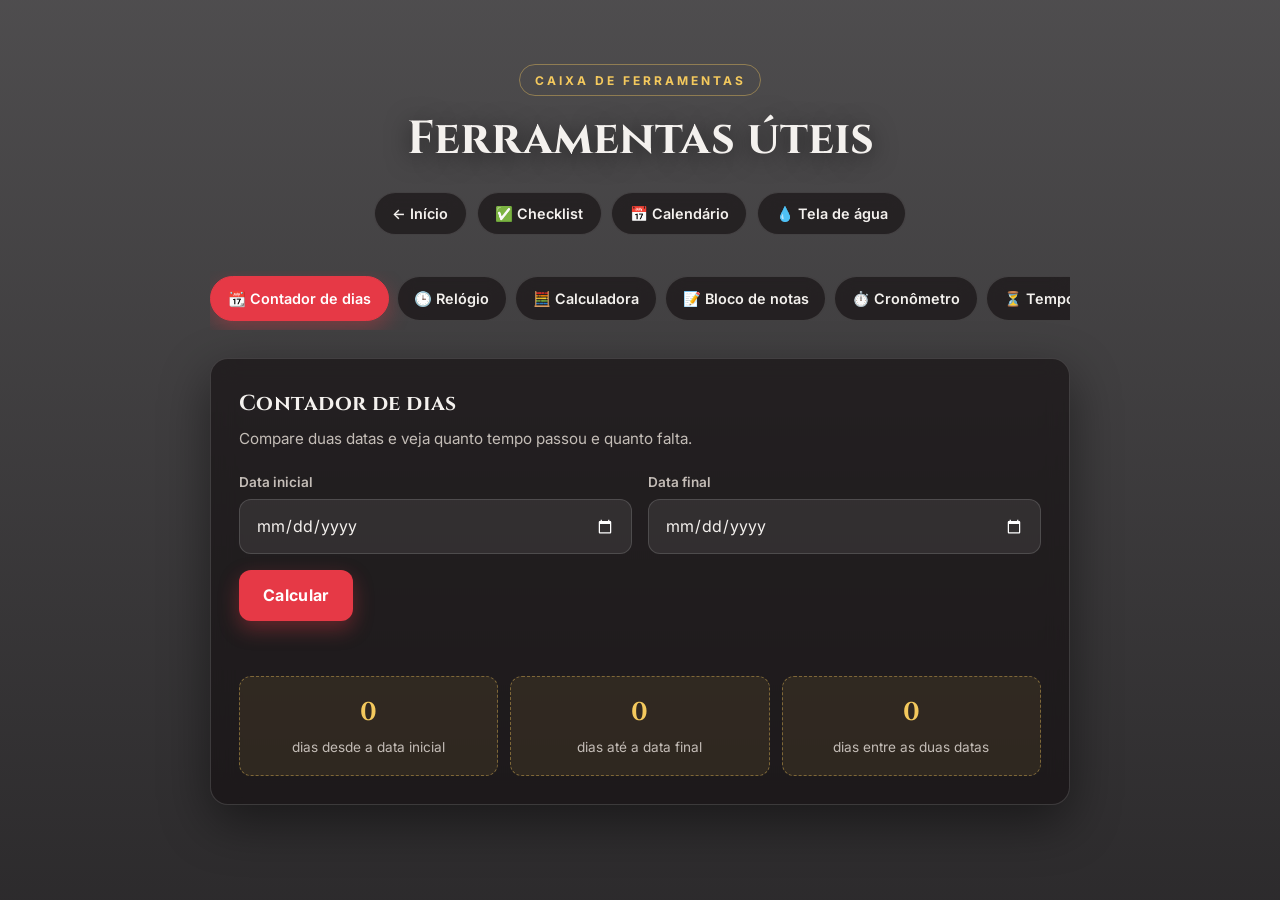
<file: Ferramentas.html>
<!DOCTYPE html>
<html lang="pt-BR">
<head>
  <meta charset="UTF-8">
  <meta name="viewport" content="width=device-width, initial-scale=1.0">
  <meta name="description" content="Dez ferramentas úteis em um só lugar: contador de dias, relógio, calculadora, bloco de notas, cronômetro, temporizador, conversores, gerador de senha e lista de tarefas.">
  <meta name="theme-color" content="#120e10">
  <title>Ferramentas Úteis</title>
  <link rel="preconnect" href="https://fonts.googleapis.com">
  <link rel="preconnect" href="https://fonts.gstatic.com" crossorigin>
  <link href="https://fonts.googleapis.com/css2?family=Cinzel:wght@600;700&family=Inter:wght@400;600;700&display=swap" rel="stylesheet">
  <link rel="stylesheet" href="style.css">
  <link rel="stylesheet" href="ferramentas.css">
</head>
<body>
  <main class="page narrow">

    <header class="hero">
      <span class="kicker">Caixa de ferramentas</span>
      <h1>Ferramentas úteis</h1>
      <nav class="topnav" aria-label="Outras páginas">
        <a class="chip" href="index.html">← Início</a>
        <a class="chip" href="cheklist.html">✅ Checklist</a>
        <a class="chip" href="calendario 2024.html">📅 Calendário</a>
        <a class="chip" href="água.html">💧 Tela de água</a>
      </nav>
    </header>

    <div class="tabs" role="tablist" aria-label="Ferramentas">
      <button class="tab" role="tab" id="tab-dias" aria-controls="dias" data-tab="dias">📆 Contador de dias</button>
      <button class="tab" role="tab" id="tab-relogio" aria-controls="relogio" data-tab="relogio">🕒 Relógio</button>
      <button class="tab" role="tab" id="tab-calculadora" aria-controls="calculadora" data-tab="calculadora">🧮 Calculadora</button>
      <button class="tab" role="tab" id="tab-notas" aria-controls="notas" data-tab="notas">📝 Bloco de notas</button>
      <button class="tab" role="tab" id="tab-cronometro" aria-controls="cronometro" data-tab="cronometro">⏱️ Cronômetro</button>
      <button class="tab" role="tab" id="tab-temporizador" aria-controls="temporizador" data-tab="temporizador">⏳ Temporizador</button>
      <button class="tab" role="tab" id="tab-temperatura" aria-controls="temperatura" data-tab="temperatura">🌡️ Temperatura</button>
      <button class="tab" role="tab" id="tab-senha" aria-controls="senha" data-tab="senha">🔑 Gerador de senha</button>
      <button class="tab" role="tab" id="tab-unidades" aria-controls="unidades" data-tab="unidades">📏 Unidades</button>
      <button class="tab" role="tab" id="tab-tarefas" aria-controls="tarefas" data-tab="tarefas">✔️ Tarefas</button>
    </div>

    <!-- 1. Contador de dias -->
    <section class="card panel" id="dias" role="tabpanel" aria-labelledby="tab-dias" hidden>
      <h2>Contador de dias</h2>
      <p class="hint">Compare duas datas e veja quanto tempo passou e quanto falta.</p>
      <div class="stack">
        <div class="row two">
          <div class="control"><label for="dataInicial">Data inicial</label><input type="date" id="dataInicial"></div>
          <div class="control"><label for="dataFinal">Data final</label><input type="date" id="dataFinal"></div>
        </div>
        <div class="btn-row"><button class="btn" id="diasCalcular" type="button">Calcular</button></div>
        <p class="result error" id="diasErro" role="alert"></p>
        <div class="stats" id="diasStats" hidden>
          <div class="stat"><strong id="diasPassados">0</strong><span>dias desde a data inicial</span></div>
          <div class="stat"><strong id="diasRestantes">0</strong><span>dias até a data final</span></div>
          <div class="stat"><strong id="diasTotal">0</strong><span>dias entre as duas datas</span></div>
        </div>
      </div>
    </section>

    <!-- 2. Relógio -->
    <section class="card panel" id="relogio" role="tabpanel" aria-labelledby="tab-relogio" hidden>
      <h2>Relógio atual</h2>
      <p class="hint">Hora e data do seu dispositivo, atualizadas a cada segundo.</p>
      <div class="display" id="relogioHora">--:--:--</div>
      <p class="result" id="relogioData"></p>
    </section>

    <!-- 3. Calculadora -->
    <section class="card panel" id="calculadora" role="tabpanel" aria-labelledby="tab-calculadora" hidden>
      <h2>Calculadora</h2>
      <p class="hint">Aceita <code>+ - * / % ^</code>, parênteses e vírgula decimal. Ex.: <code>2+3*(4-1)</code></p>
      <div class="stack">
        <div class="control"><label for="calcInput">Expressão</label><input type="text" id="calcInput" placeholder="2+3*4" autocomplete="off" inputmode="text"></div>
        <div class="btn-row"><button class="btn" id="calcBtn" type="button">Calcular</button><button class="btn ghost" id="calcLimpar" type="button">Limpar</button></div>
        <div class="display small" id="calcResultado" aria-live="polite">—</div>
      </div>
    </section>

    <!-- 4. Bloco de notas -->
    <section class="card panel" id="notas" role="tabpanel" aria-labelledby="tab-notas" hidden>
      <h2>Bloco de notas</h2>
      <p class="hint">Salvo automaticamente neste navegador.</p>
      <div class="stack">
        <div class="control"><label for="notaArea">Anotações</label><textarea id="notaArea" placeholder="Digite suas anotações aqui..."></textarea></div>
        <p class="status" id="notaStatus" aria-live="polite"></p>
        <div class="btn-row"><button class="btn ghost" id="notaLimpar" type="button">Limpar nota</button></div>
      </div>
    </section>

    <!-- 5. Cronômetro -->
    <section class="card panel" id="cronometro" role="tabpanel" aria-labelledby="tab-cronometro" hidden>
      <h2>Cronômetro</h2>
      <p class="hint">Marque o tempo com precisão de centésimos.</p>
      <div class="stack">
        <div class="display" id="cronoDisplay" role="timer">00:00:00.00</div>
        <div class="btn-row center">
          <button class="btn" id="cronoStart" type="button">Iniciar</button>
          <button class="btn ghost" id="cronoReset" type="button">Zerar</button>
        </div>
      </div>
    </section>

    <!-- 6. Temporizador -->
    <section class="card panel" id="temporizador" role="tabpanel" aria-labelledby="tab-temporizador" hidden>
      <h2>Temporizador</h2>
      <p class="hint">Defina o tempo, comece e receba um aviso sonoro ao final.</p>
      <div class="stack">
        <div class="row two">
          <div class="control"><label for="timerMin">Minutos</label><input type="number" id="timerMin" min="0" max="999" value="5" inputmode="numeric"></div>
          <div class="control"><label for="timerSec">Segundos</label><input type="number" id="timerSec" min="0" max="59" value="0" inputmode="numeric"></div>
        </div>
        <div class="chips" aria-label="Atalhos">
          <button class="chip" type="button" data-preset="60">1 min</button>
          <button class="chip" type="button" data-preset="300">5 min</button>
          <button class="chip" type="button" data-preset="600">10 min</button>
          <button class="chip" type="button" data-preset="1500">25 min</button>
        </div>
        <div class="display" id="timerDisplay" role="timer">00:05:00</div>
        <div class="btn-row center">
          <button class="btn" id="timerStart" type="button">Iniciar</button>
          <button class="btn ghost" id="timerReset" type="button">Zerar</button>
        </div>
        <p class="result error" id="timerErro" role="alert"></p>
      </div>
    </section>

    <!-- 7. Temperatura -->
    <section class="card panel" id="temperatura" role="tabpanel" aria-labelledby="tab-temperatura" hidden>
      <h2>Conversor de temperatura</h2>
      <p class="hint">Digite em qualquer campo e os outros se atualizam.</p>
      <div class="row three">
        <div class="control"><label for="tempC">Celsius (°C)</label><input type="number" id="tempC" step="any" placeholder="25" inputmode="decimal"></div>
        <div class="control"><label for="tempF">Fahrenheit (°F)</label><input type="number" id="tempF" step="any" placeholder="77" inputmode="decimal"></div>
        <div class="control"><label for="tempK">Kelvin (K)</label><input type="number" id="tempK" step="any" placeholder="298.15" inputmode="decimal"></div>
      </div>
    </section>

    <!-- 8. Gerador de senha -->
    <section class="card panel" id="senha" role="tabpanel" aria-labelledby="tab-senha" hidden>
      <h2>Gerador de senha</h2>
      <p class="hint">Gerada no seu navegador com aleatoriedade criptográfica; nada é enviado a lugar algum.</p>
      <div class="stack">
        <div class="control">
          <label for="senhaTamanho">Tamanho: <strong id="senhaTamanhoValor">16</strong></label>
          <input type="range" id="senhaTamanho" min="6" max="64" value="16">
        </div>
        <div class="checks">
          <label><input type="checkbox" id="senhaMaius" checked> Maiúsculas</label>
          <label><input type="checkbox" id="senhaMinus" checked> Minúsculas</label>
          <label><input type="checkbox" id="senhaNum" checked> Números</label>
          <label><input type="checkbox" id="senhaSimb" checked> Símbolos</label>
        </div>
        <div class="display small" id="senhaGerada" aria-live="polite">—</div>
        <div class="btn-row center">
          <button class="btn" id="senhaGerar" type="button">Gerar senha</button>
          <button class="btn ghost" id="senhaCopiar" type="button">Copiar</button>
        </div>
        <p class="result" id="senhaStatus" role="status"></p>
      </div>
    </section>

    <!-- 9. Unidades -->
    <section class="card panel" id="unidades" role="tabpanel" aria-labelledby="tab-unidades" hidden>
      <h2>Conversor de unidades</h2>
      <p class="hint">Quilômetros e milhas, quilos e libras, metros e pés. Digite dos dois lados.</p>
      <div class="stack">
        <div class="control">
          <label for="unidadeTipo">Conversão</label>
          <select id="unidadeTipo">
            <option value="km-mi">Quilômetros ⇄ Milhas</option>
            <option value="kg-lb">Quilos ⇄ Libras</option>
            <option value="m-ft">Metros ⇄ Pés</option>
          </select>
        </div>
        <div class="row two">
          <div class="control"><label for="unidadeA" id="unidadeALabel">Quilômetros</label><input type="number" id="unidadeA" step="any" placeholder="10" inputmode="decimal"></div>
          <div class="control"><label for="unidadeB" id="unidadeBLabel">Milhas</label><input type="number" id="unidadeB" step="any" placeholder="6,21" inputmode="decimal"></div>
        </div>
      </div>
    </section>

    <!-- 10. Tarefas -->
    <section class="card panel" id="tarefas" role="tabpanel" aria-labelledby="tab-tarefas" hidden>
      <h2>Lista de tarefas</h2>
      <p class="hint">Clique na tarefa para concluir. Tudo fica salvo neste navegador.</p>
      <div class="stack">
        <form class="add-row" id="tarefaForm">
          <input type="text" id="tarefaInput" placeholder="Digite uma tarefa" maxlength="200" aria-label="Nova tarefa" autocomplete="off">
          <button class="btn" type="submit">Adicionar</button>
        </form>
        <ul class="todo" id="listaTarefas"></ul>
        <p class="empty" id="tarefasVazio">Nenhuma tarefa ainda.</p>
        <div class="btn-row"><button class="btn ghost" id="tarefasLimpar" type="button">Limpar concluídas</button></div>
      </div>
    </section>

  </main>

  <script src="ferramentas.js"></script>
</body>
</html>
</file>
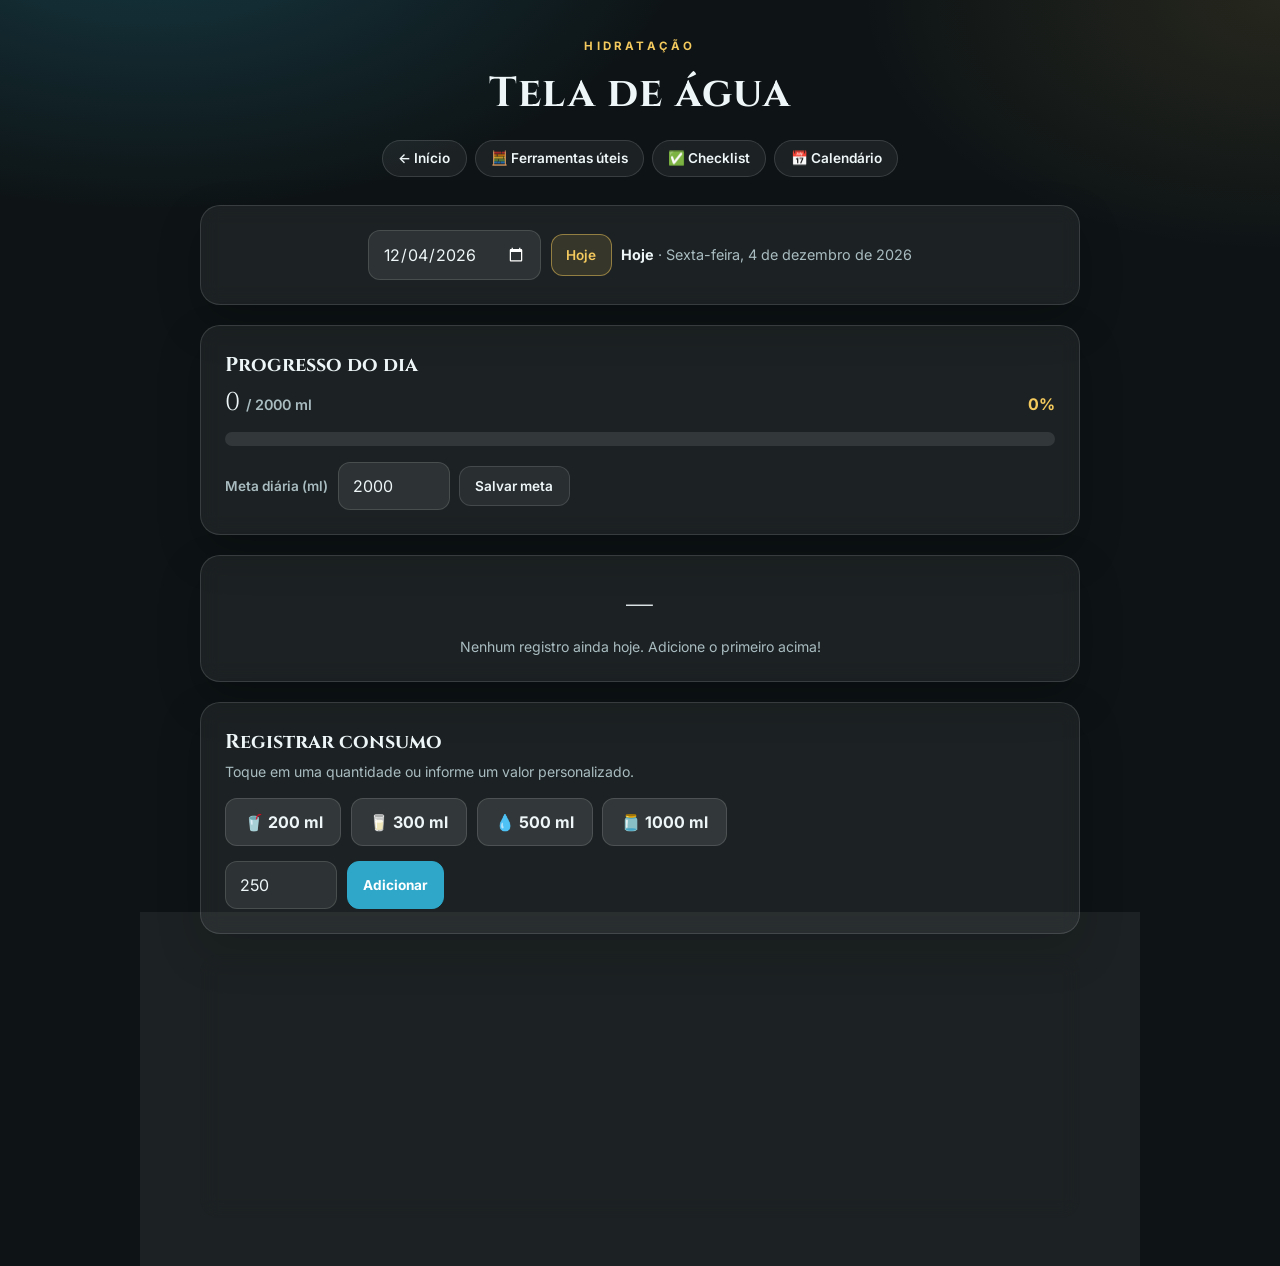
<file: água.html>
<!DOCTYPE html>
<html lang="pt-BR">
<head>
  <meta charset="UTF-8">
  <meta name="viewport" content="width=device-width, initial-scale=1.0">
  <meta name="description" content="Controle de hidratação diária: registre quanto você bebeu de água, acompanhe sua meta e veja há quanto tempo foi o último gole. Tudo salvo no seu navegador.">
  <meta name="theme-color" content="#120e10">
  <title>Tela de água</title>
  <link rel="preconnect" href="https://fonts.googleapis.com">
  <link rel="preconnect" href="https://fonts.gstatic.com" crossorigin>
  <link href="https://fonts.googleapis.com/css2?family=Cinzel:wght@600;700&family=Inter:wght@400;500;600;700&display=swap" rel="stylesheet">
  <style>
    :root {
      --bg: #0e1416;
      --glass: rgba(255, 255, 255, .06);
      --glass-strong: rgba(255, 255, 255, .1);
      --line: rgba(255, 255, 255, .13);
      --text: #eef6f7;
      --muted: #a9bcc0;
      --accent: #2ea7c9;
      --accent-dark: #1f84a1;
      --gold: #f4c95d;
      --ok: #62d394;
      --font-title: 'Cinzel', Georgia, serif;
      --font-body: 'Inter', system-ui, -apple-system, 'Segoe UI', sans-serif;
    }

    * { box-sizing: border-box; }
    html { color-scheme: dark; }
    body {
      margin: 0; min-height: 100vh; color: var(--text); font-family: var(--font-body); line-height: 1.5;
      background:
        radial-gradient(900px 500px at 12% -10%, rgba(46, 167, 201, .25), transparent 60%),
        radial-gradient(700px 420px at 100% 0%, rgba(244, 201, 93, .1), transparent 60%),
        var(--bg);
      background-attachment: fixed;
    }
    button { font: inherit; color: inherit; cursor: pointer; }
    :focus-visible { outline: 2px solid var(--gold); outline-offset: 2px; }

    .page { width: min(880px, 100% - 2rem); margin: 0 auto; padding: 2rem 0 3rem; display: grid; gap: 1.25rem; }

    /* ---------- Cabeçalho ---------- */
    .hero { text-align: center; margin-bottom: .5rem; }
    .kicker { display: inline-block; font-size: .72rem; letter-spacing: .28em; text-transform: uppercase; color: var(--gold); font-weight: 700; }
    h1 { margin: .35rem 0 1rem; font-family: var(--font-title); font-size: clamp(1.8rem, 5vw, 2.6rem); letter-spacing: .03em; }
    .topnav { display: flex; gap: .5rem; justify-content: center; flex-wrap: wrap; }
    .chip {
      display: inline-flex; align-items: center; gap: .35rem; padding: .45rem .95rem; border-radius: 999px;
      font-size: .85rem; font-weight: 600; text-decoration: none; color: var(--text);
      background: var(--glass); border: 1px solid var(--line); transition: transform .2s, border-color .2s;
    }
    .chip:hover { transform: translateY(-2px); border-color: rgba(255, 255, 255, .32); }

    .card {
      padding: 1.5rem; border-radius: 20px; background: var(--glass); border: 1px solid var(--line);
      backdrop-filter: blur(10px); box-shadow: 0 18px 40px rgba(0, 0, 0, .28);
    }
    .card h2 { margin: 0 0 .25rem; font-family: var(--font-title); font-size: 1.25rem; }
    .card .hint { margin: 0 0 1rem; color: var(--muted); font-size: .88rem; }

    .banner {
      margin: 0; padding: .75rem 1rem; border-radius: 12px; font-size: .88rem; font-weight: 600;
      background: rgba(230, 57, 70, .15); border: 1px solid rgba(230, 57, 70, .55); color: #ffb3b9;
    }
    .banner[hidden] { display: none; }

    /* ---------- Seletor de dia ---------- */
    .day-row { display: flex; align-items: center; gap: .6rem; flex-wrap: wrap; justify-content: center; }
    input[type="date"], input[type="number"] {
      padding: .7rem .9rem; font: inherit; color: var(--text);
      background: rgba(255, 255, 255, .08); border: 1px solid var(--line); border-radius: 12px; color-scheme: dark;
    }
    input:focus { outline: none; border-color: var(--gold); box-shadow: 0 0 0 4px rgba(244, 201, 93, .2); }
    .today-btn {
      height: 2.6rem; padding: 0 .9rem; border-radius: 12px; font-size: .85rem; font-weight: 600;
      background: rgba(244, 201, 93, .12); border: 1px solid rgba(244, 201, 93, .5); color: var(--gold);
    }
    .today-btn:hover { background: rgba(244, 201, 93, .22); }
    .day-label { color: var(--muted); font-size: .9rem; }
    .day-label strong { color: var(--text); }

    /* ---------- Progresso ---------- */
    .progress-top { display: flex; justify-content: space-between; align-items: baseline; margin-bottom: .6rem; flex-wrap: wrap; gap: .4rem; }
    .progress-top .amount { font-family: var(--font-title); font-size: 1.6rem; }
    .progress-top .amount small { font-family: var(--font-body); font-size: .9rem; color: var(--muted); font-weight: 600; }
    .progress-top .pct { color: var(--gold); font-weight: 700; }
    .track { height: 14px; border-radius: 10px; background: rgba(255, 255, 255, .1); overflow: hidden; }
    .track i { display: block; height: 100%; width: 0; border-radius: 10px; background: linear-gradient(90deg, var(--accent), var(--gold)); transition: width .35s; }
    .track.complete i { background: var(--ok); }
    .goal-row { display: flex; align-items: center; gap: .6rem; margin-top: 1rem; flex-wrap: wrap; }
    .goal-row label { color: var(--muted); font-size: .85rem; font-weight: 600; }
    .goal-row input { width: 7rem; }

    /* ---------- Registrar consumo ---------- */
    .presets { display: flex; gap: .6rem; flex-wrap: wrap; }
    .preset {
      padding: .7rem 1.1rem; border-radius: 12px; font-weight: 700; border: 1px solid var(--line);
      background: var(--glass-strong); color: var(--text); transition: transform .15s, border-color .15s, background .15s;
    }
    .preset:hover { transform: translateY(-2px); border-color: var(--accent); background: rgba(46, 167, 201, .18); }
    .custom-row { display: flex; gap: .6rem; margin-top: .9rem; flex-wrap: wrap; }
    .custom-row input { width: 7rem; }

    .btn {
      padding: .75rem 1.2rem; border-radius: 12px; font-weight: 700; border: 1px solid var(--accent);
      background: var(--accent); color: #fff; transition: transform .2s, box-shadow .2s, background .2s;
    }
    .btn:hover { transform: translateY(-2px); box-shadow: 0 10px 22px rgba(46, 167, 201, .35); background: var(--accent-dark); }
    .btn.ghost { background: var(--glass); border-color: var(--line); color: var(--text); font-weight: 600; box-shadow: none; }
    .btn.ghost:hover { border-color: rgba(255, 255, 255, .32); background: var(--glass-strong); transform: translateY(-2px); box-shadow: none; }
    .btn.small { padding: .55rem .95rem; font-size: .85rem; }

    /* ---------- Desde o último gole ---------- */
    .last-drink { text-align: center; }
    .last-drink .elapsed { font-family: var(--font-title); font-size: 2.1rem; letter-spacing: .03em; font-variant-numeric: tabular-nums; }
    .last-drink .elapsed.stale { color: var(--gold); }
    .last-drink .sub { margin: .3rem 0 0; color: var(--muted); font-size: .88rem; }

    /* ---------- Histórico ---------- */
    .entries { list-style: none; margin: 0; padding: 0; display: grid; gap: .5rem; }
    .entry {
      display: flex; align-items: center; gap: .8rem; padding: .7rem .9rem; border-radius: 14px;
      background: rgba(255, 255, 255, .05); border: 1px solid var(--line); animation: pop .25s ease;
    }
    @keyframes pop { from { opacity: 0; transform: translateY(6px); } to { opacity: 1; transform: none; } }
    .entry .drop { font-size: 1.1rem; }
    .entry .ml { font-weight: 700; flex: 0 0 auto; }
    .entry .time { color: var(--muted); font-size: .85rem; flex: 1; }
    .mini {
      width: 2rem; height: 2rem; display: grid; place-items: center; border-radius: 8px; border: 0;
      background: transparent; color: var(--muted); font-size: .95rem;
    }
    .mini:hover { color: #fff; background: rgba(230, 57, 70, .55); }

    .empty { text-align: center; color: var(--muted); padding: 1.4rem .5rem .4rem; margin: 0; }
    .empty b { display: block; font-size: 1.8rem; margin-bottom: .25rem; }
    .empty[hidden] { display: none; }

    .panel-foot { display: flex; justify-content: flex-end; margin-top: 1rem; }

    .toast {
      position: fixed; left: 50%; bottom: 1.25rem; transform: translate(-50%, 20px); opacity: 0; pointer-events: none;
      padding: .7rem 1.1rem; border-radius: 12px; font-size: .9rem; font-weight: 600;
      background: #15232a; border: 1px solid var(--line); box-shadow: 0 12px 30px rgba(0, 0, 0, .5);
      transition: opacity .25s, transform .25s; max-width: calc(100% - 2rem); text-align: center; z-index: 60;
    }
    .toast.show { opacity: 1; transform: translate(-50%, 0); }

    .sr-only { position: absolute; width: 1px; height: 1px; overflow: hidden; clip: rect(0 0 0 0); white-space: nowrap; }
    @media (max-width: 420px) { .card { padding: 1.1rem; } }
    @media (prefers-reduced-motion: reduce) { * { animation: none !important; transition: none !important; } }
  </style>
</head>
<body>
  <main class="page">

    <header class="hero">
      <span class="kicker">Hidratação</span>
      <h1>Tela de água</h1>
      <nav class="topnav" aria-label="Outras páginas">
        <a class="chip" href="index.html">← Início</a>
        <a class="chip" href="Ferramentas.html">🧮 Ferramentas úteis</a>
        <a class="chip" href="cheklist.html">✅ Checklist</a>
        <a class="chip" href="calendario.html">📅 Calendário</a>
      </nav>
    </header>

    <p class="banner" id="storageBanner" role="alert" hidden>
      ⚠️ Seu navegador está bloqueando o armazenamento local (modo privado ou cookies desativados). Os registros
      funcionam, mas somem ao fechar a página.
    </p>

    <section class="card" aria-label="Dia selecionado">
      <div class="day-row">
        <label class="sr-only" for="dayPicker">Escolher dia</label>
        <input type="date" id="dayPicker">
        <button class="today-btn" id="goToday" type="button">Hoje</button>
        <span class="day-label" id="dayLabel"></span>
      </div>
    </section>

    <section class="card" aria-labelledby="t-progress">
      <h2 id="t-progress">Progresso do dia</h2>
      <div class="progress-top">
        <span class="amount" id="amountText">0 <small>ml</small></span>
        <span class="pct" id="pctText">0%</span>
      </div>
      <div class="track" id="track" role="progressbar" aria-valuemin="0" aria-valuemax="100" aria-valuenow="0" aria-label="Progresso da meta diária"><i id="trackFill"></i></div>
      <div class="goal-row">
        <label for="goalInput">Meta diária (ml)</label>
        <input type="number" id="goalInput" min="250" max="10000" step="50">
        <button class="btn ghost small" id="saveGoal" type="button">Salvar meta</button>
      </div>
    </section>

    <section class="card last-drink" aria-label="Tempo desde o último gole">
      <div class="elapsed" id="elapsedText">—</div>
      <p class="sub" id="elapsedSub">Nenhum registro ainda.</p>
    </section>

    <section class="card" aria-labelledby="t-add">
      <h2 id="t-add">Registrar consumo</h2>
      <p class="hint">Toque em uma quantidade ou informe um valor personalizado.</p>
      <div class="presets">
        <button class="preset" type="button" data-ml="200">🥤 200 ml</button>
        <button class="preset" type="button" data-ml="300">🥛 300 ml</button>
        <button class="preset" type="button" data-ml="500">💧 500 ml</button>
        <button class="preset" type="button" data-ml="1000">🫙 1000 ml</button>
      </div>
      <div class="custom-row">
        <label class="sr-only" for="customMl">Quantidade personalizada em ml</label>
        <input type="number" id="customMl" min="1" max="5000" step="10" placeholder="ml" value="250">
        <button class="btn small" id="addCustom" type="button">Adicionar</button>
      </div>
    </section>

    <section class="card" aria-labelledby="t-history">
      <h2 id="t-history">Histórico do dia</h2>
      <ul class="entries" id="entries"></ul>
      <p class="empty" id="emptyEntries"><b>💧</b>Nenhum registro neste dia.<br>Adicione um acima para começar.</p>
      <div class="panel-foot">
        <button class="btn ghost small" id="clearDay" type="button">Limpar dia</button>
      </div>
    </section>
  </main>

  <div class="toast" id="toast" role="status" aria-live="polite"></div>

  <script>
    'use strict';

    const STORAGE_KEY = 'aguaRegistros:v1';
    const DEFAULT_GOAL = 2000;
    const $ = (s) => document.querySelector(s);
    const pad = (n) => String(n).padStart(2, '0');

    const toKey = (d) => `${d.getFullYear()}-${pad(d.getMonth() + 1)}-${pad(d.getDate())}`;
    const fromKey = (key) => { const [y, m, d] = key.split('-').map(Number); return new Date(y, m - 1, d); };
    const isKey = (k) => /^\d{4}-\d{2}-\d{2}$/.test(k) && toKey(fromKey(k)) === k;
    const hojeKey = toKey(new Date());

    /* ---------- Armazenamento seguro ---------- */
    let storageOk = true;
    let state = { v: 1, goalMl: DEFAULT_GOAL, days: {} };

    function newId() {
      return (crypto.randomUUID ? crypto.randomUUID() : `${Date.now().toString(36)}${Math.random().toString(36).slice(2, 8)}`);
    }

    function sanitize(raw) {
      const goalMl = raw && Number.isFinite(raw.goalMl) && raw.goalMl > 0 ? raw.goalMl : DEFAULT_GOAL;
      const days = {};
      const source = raw && typeof raw === 'object' && raw.days && typeof raw.days === 'object' ? raw.days : {};
      for (const [key, list] of Object.entries(source)) {
        if (!isKey(key) || !Array.isArray(list)) continue;
        const entradas = list
          .filter((e) => e && Number.isFinite(e.ml) && e.ml > 0 && typeof e.createdAt === 'string')
          .map((e) => ({
            id: typeof e.id === 'string' && e.id ? e.id : newId(),
            ml: Math.round(e.ml),
            createdAt: e.createdAt,
          }));
        if (entradas.length) days[key] = entradas;
      }
      return { v: 1, goalMl, days };
    }

    function load() {
      try {
        const text = localStorage.getItem(STORAGE_KEY);
        state = sanitize(text ? JSON.parse(text) : null);
      } catch {
        state = sanitize(null);
      }
    }

    function persist() {
      try {
        localStorage.setItem(STORAGE_KEY, JSON.stringify(state));
        storageOk = true;
      } catch {
        storageOk = false;
      }
      $('#storageBanner').hidden = storageOk;
    }

    /* ---------- Toast ---------- */
    let toastTimer = null;
    function showToast(msg) {
      const toast = $('#toast');
      toast.textContent = msg;
      toast.classList.add('show');
      clearTimeout(toastTimer);
      toastTimer = setTimeout(() => toast.classList.remove('show'), 2200);
    }

    /* ---------- Dia selecionado ---------- */
    let diaAtual = hojeKey;

    function formatarDia(key) {
      const d = fromKey(key);
      const texto = d.toLocaleDateString('pt-BR', { weekday: 'long', day: 'numeric', month: 'long', year: 'numeric' });
      return texto.charAt(0).toUpperCase() + texto.slice(1);
    }

    function irParaDia(key) {
      if (!isKey(key)) return;
      diaAtual = key;
      $('#dayPicker').value = key;
      renderizar();
    }

    /* ---------- Render ---------- */
    function renderizar() {
      const entradas = (state.days[diaAtual] || []).slice().sort((a, b) => a.createdAt.localeCompare(b.createdAt));
      const total = entradas.reduce((soma, e) => soma + e.ml, 0);
      const meta = state.goalMl;
      const pct = Math.min(100, Math.round((total / meta) * 100));

      $('#dayLabel').innerHTML = diaAtual === hojeKey ? `<strong>Hoje</strong> · ${formatarDia(diaAtual)}` : formatarDia(diaAtual);
      $('#amountText').innerHTML = `${total} <small>/ ${meta} ml</small>`;
      $('#pctText').textContent = `${pct}%`;
      $('#trackFill').style.width = `${pct}%`;
      $('#track').setAttribute('aria-valuenow', String(pct));
      $('#track').classList.toggle('complete', pct >= 100);
      $('#goalInput').value = meta;

      const lista = $('#entries');
      lista.innerHTML = '';
      entradas.forEach((e) => {
        const li = document.createElement('li');
        li.className = 'entry';

        const drop = document.createElement('span');
        drop.className = 'drop';
        drop.textContent = '💧';
        li.appendChild(drop);

        const ml = document.createElement('span');
        ml.className = 'ml';
        ml.textContent = `${e.ml} ml`;
        li.appendChild(ml);

        const hora = document.createElement('span');
        hora.className = 'time';
        hora.textContent = new Date(e.createdAt).toLocaleTimeString('pt-BR', { hour: '2-digit', minute: '2-digit' });
        li.appendChild(hora);

        const del = document.createElement('button');
        del.className = 'mini';
        del.type = 'button';
        del.title = 'Remover registro';
        del.setAttribute('aria-label', `Remover registro de ${e.ml} ml`);
        del.textContent = '✕';
        del.addEventListener('click', () => removerEntrada(e.id));
        li.appendChild(del);

        lista.appendChild(li);
      });
      $('#emptyEntries').hidden = entradas.length > 0;

      atualizarTempoDesdeUltimoGole();
    }

    function atualizarTempoDesdeUltimoGole() {
      const entradas = state.days[diaAtual] || [];
      if (diaAtual !== hojeKey) {
        $('#elapsedText').textContent = '—';
        $('#elapsedSub').textContent = 'O cronômetro só acompanha o dia de hoje.';
        $('#elapsedText').classList.remove('stale');
        return;
      }
      if (!entradas.length) {
        $('#elapsedText').textContent = '—';
        $('#elapsedSub').textContent = 'Nenhum registro ainda hoje. Adicione o primeiro acima!';
        $('#elapsedText').classList.remove('stale');
        return;
      }
      const ultima = entradas.reduce((max, e) => (e.createdAt > max.createdAt ? e : max), entradas[0]);
      const diffMs = Date.now() - new Date(ultima.createdAt).getTime();
      const totalSeg = Math.max(0, Math.floor(diffMs / 1000));
      const h = Math.floor(totalSeg / 3600);
      const m = Math.floor((totalSeg % 3600) / 60);
      const s = totalSeg % 60;
      $('#elapsedText').textContent = `${h}h ${pad(m)}m ${pad(s)}s`;
      $('#elapsedSub').textContent = `Desde o último gole de ${ultima.ml} ml`;
      $('#elapsedText').classList.toggle('stale', totalSeg >= 3600);
    }

    /* ---------- Ações ---------- */
    function adicionarEntrada(ml) {
      if (!Number.isFinite(ml) || ml <= 0) return;
      const lista = state.days[diaAtual] || (state.days[diaAtual] = []);
      lista.push({ id: newId(), ml: Math.round(ml), createdAt: new Date().toISOString() });
      persist();
      renderizar();
      showToast(`+${Math.round(ml)} ml adicionados.`);
    }

    function removerEntrada(id) {
      const lista = state.days[diaAtual];
      if (!lista) return;
      const idx = lista.findIndex((e) => e.id === id);
      if (idx === -1) return;
      lista.splice(idx, 1);
      if (!lista.length) delete state.days[diaAtual];
      persist();
      renderizar();
      showToast('Registro removido.');
    }

    function limparDia() {
      if (!state.days[diaAtual]) return;
      if (!confirm('Tem certeza que deseja limpar todos os registros deste dia?')) return;
      delete state.days[diaAtual];
      persist();
      renderizar();
      showToast('Dia limpo.');
    }

    function salvarMeta() {
      const valor = Number($('#goalInput').value);
      if (!Number.isFinite(valor) || valor < 250) {
        showToast('Informe uma meta válida (mínimo 250 ml).');
        return;
      }
      state.goalMl = Math.round(valor);
      persist();
      renderizar();
      showToast('Meta salva.');
    }

    /* ---------- Eventos ---------- */
    document.querySelectorAll('.preset').forEach((btn) => {
      btn.addEventListener('click', () => adicionarEntrada(Number(btn.dataset.ml)));
    });
    $('#addCustom').addEventListener('click', () => {
      const valor = Number($('#customMl').value);
      adicionarEntrada(valor);
    });
    $('#customMl').addEventListener('keydown', (e) => {
      if (e.key === 'Enter') $('#addCustom').click();
    });
    $('#saveGoal').addEventListener('click', salvarMeta);
    $('#clearDay').addEventListener('click', limparDia);
    $('#dayPicker').addEventListener('change', (e) => irParaDia(e.target.value));
    $('#goToday').addEventListener('click', () => irParaDia(hojeKey));

    /* ---------- Início ---------- */
    load();
    persist();
    $('#dayPicker').value = diaAtual;
    renderizar();
    setInterval(atualizarTempoDesdeUltimoGole, 1000);
  </script>
</body>
</html>
</file>
<file: style.css>
/* ==========================================================
   Contador de Tempo – estilos da página inicial
   ========================================================== */

:root {
  --bg-image: url("https://i.postimg.cc/3JjkTRHV/0e24f9bafcf94ba7dc2b6a0298948223.gif");
  --accent: #e63946;
  --accent-dark: #b92b37;
  --gold: #f4c95d;
  --text: #f4f1ee;
  --muted: #c4bdb7;
  --glass: rgba(18, 14, 16, 0.62);
  --glass-strong: rgba(18, 14, 16, 0.82);
  --line: rgba(255, 255, 255, 0.14);
  --radius: 18px;
  --shadow: 0 18px 50px rgba(0, 0, 0, 0.45);
  --font-body: "Inter", "Segoe UI", system-ui, -apple-system, Arial, sans-serif;
  --font-title: "Cinzel", Georgia, "Times New Roman", serif;
}

*, *::before, *::after { box-sizing: border-box; }

html { scroll-behavior: smooth; }

body {
  margin: 0;
  min-height: 100vh;
  font-family: var(--font-body);
  color: var(--text);
  line-height: 1.6;
  background:
    linear-gradient(180deg, rgba(10, 8, 10, 0.72), rgba(10, 8, 10, 0.86)),
    var(--bg-image) center / cover fixed no-repeat;
  -webkit-font-smoothing: antialiased;
}

:focus-visible { outline: 3px solid var(--gold); outline-offset: 3px; }

a { color: var(--gold); text-underline-offset: 3px; }
a:hover { color: #fff; }

.page {
  width: min(1080px, 100% - 2rem);
  margin: 0 auto;
  padding: 2.5rem 0 4rem;
  display: grid;
  gap: 1.75rem;
}

/* ---------- Topo ---------- */
.hero { text-align: center; padding: 1.5rem 0 .5rem; }
.hero .kicker {
  display: inline-block;
  font-size: .75rem; font-weight: 700; letter-spacing: .25em; text-transform: uppercase;
  color: var(--gold);
  border: 1px solid rgba(244, 201, 93, .4);
  padding: .35rem .9rem; border-radius: 999px; margin-bottom: 1rem;
}
.hero h1 {
  margin: 0 auto;
  max-width: 880px;
  font-family: var(--font-title);
  font-weight: 700;
  font-size: clamp(1.6rem, 4.2vw, 2.9rem);
  line-height: 1.2;
  text-shadow: 0 4px 24px rgba(0, 0, 0, .6);
}

.topnav { display: flex; justify-content: center; gap: .6rem; flex-wrap: wrap; margin-top: 1.5rem; }
.chip {
  display: inline-flex; align-items: center; gap: .4rem;
  padding: .55rem 1.1rem; border-radius: 999px;
  background: var(--glass); border: 1px solid var(--line);
  color: var(--text); text-decoration: none; font-size: .9rem; font-weight: 600;
  backdrop-filter: blur(8px);
  transition: background .2s, border-color .2s, transform .2s;
}
.chip:hover { background: var(--accent); border-color: var(--accent); color: #fff; transform: translateY(-2px); }

/* ---------- Cartões ---------- */
.card {
  background: var(--glass);
  border: 1px solid var(--line);
  border-radius: var(--radius);
  padding: 1.75rem;
  box-shadow: var(--shadow);
  backdrop-filter: blur(12px);
}
.card h2 {
  margin: 0 0 .35rem;
  font-family: var(--font-title);
  font-size: 1.35rem;
  letter-spacing: .02em;
}
.card .hint { margin: 0 0 1.25rem; color: var(--muted); font-size: .95rem; }

.grid-2 { display: grid; gap: 1.75rem; grid-template-columns: 1fr; }
@media (min-width: 860px) { .grid-2 { grid-template-columns: 1fr 1fr; } }

/* ---------- Formulários e botões ---------- */
.field { display: flex; gap: .6rem; flex-wrap: wrap; align-items: stretch; }
.field label { flex-basis: 100%; font-size: .85rem; font-weight: 600; color: var(--muted); }

input[type="text"], input[type="date"] {
  flex: 1 1 180px;
  min-width: 0;
  padding: .8rem 1rem;
  font: inherit; color: var(--text);
  background: rgba(255, 255, 255, .08);
  border: 1px solid var(--line);
  border-radius: 12px;
  color-scheme: dark;
}
input::placeholder { color: #8d857f; }
input:focus { outline: none; border-color: var(--gold); box-shadow: 0 0 0 4px rgba(244, 201, 93, .2); }
input.invalid { border-color: var(--accent); box-shadow: 0 0 0 4px rgba(230, 57, 70, .25); }

.btn {
  padding: .8rem 1.5rem;
  font: inherit; font-weight: 700; letter-spacing: .02em;
  color: #fff; background: var(--accent);
  border: 0; border-radius: 12px; cursor: pointer;
  box-shadow: 0 8px 20px rgba(230, 57, 70, .35);
  transition: background .2s, transform .15s, box-shadow .2s;
}
.btn:hover { background: var(--accent-dark); transform: translateY(-2px); }
.btn:active { transform: translateY(0); }
.btn.ghost { background: transparent; border: 1px solid var(--line); box-shadow: none; color: var(--muted); }
.btn.ghost:hover { background: rgba(255, 255, 255, .08); color: #fff; }

.form-error { min-height: 1.25rem; margin: .6rem 0 0; color: #ff8a93; font-size: .88rem; }

/* ---------- Contagem regressiva ---------- */
.countdown {
  margin: 1.25rem 0 0;
  text-align: center;
  font-family: var(--font-title);
  font-size: clamp(2.4rem, 8vw, 3.6rem);
  font-variant-numeric: tabular-nums;
  letter-spacing: .04em;
  min-height: 1.3em;
}
.countdown.running { animation: pulse 2s ease-in-out infinite; }
.countdown.done { font-size: clamp(1.4rem, 4vw, 1.9rem); color: var(--gold); }
.countdown-label { text-align: center; color: var(--muted); font-size: .85rem; margin: 0; min-height: 1.2em; }
.card-actions { display: flex; gap: .6rem; justify-content: center; margin-top: 1.25rem; flex-wrap: wrap; }

@keyframes pulse { 0%, 100% { transform: scale(1); } 50% { transform: scale(1.03); } }

.days-result {
  margin: 1rem 0 0;
  padding: 1rem;
  border-radius: 12px;
  background: rgba(244, 201, 93, .1);
  border: 1px dashed rgba(244, 201, 93, .45);
  text-align: center;
  font-weight: 600;
}
.days-result[hidden] { display: none; }
.days-result strong { color: var(--gold); font-size: 1.6em; font-family: var(--font-title); }

/* ---------- Clique ---------- */
.clicker { text-align: center; }
.clicker .btn { font-size: 1.1rem; padding: 1rem 2.4rem; }
.clicker .count { display: block; margin-top: .9rem; color: var(--muted); font-size: .9rem; }

/* ---------- Mídia ---------- */
.media { display: grid; gap: 1.25rem; grid-template-columns: 1fr; align-items: center; justify-items: center; }
@media (min-width: 700px) { .media { grid-template-columns: 1fr 1fr; } }
.media iframe, .media img {
  width: 100%; max-width: 420px; aspect-ratio: 16 / 10; object-fit: cover;
  border: 0; border-radius: var(--radius); box-shadow: var(--shadow); background: #000;
}

/* ---------- Bushidō ---------- */
.virtues { display: grid; gap: .9rem; grid-template-columns: repeat(auto-fill, minmax(240px, 1fr)); margin: 1rem 0 2rem; padding: 0; list-style: none; }
.virtues li {
  background: var(--glass-strong); border: 1px solid var(--line); border-left: 4px solid var(--accent);
  border-radius: 12px; padding: 1rem 1.1rem;
  transition: transform .2s, border-color .2s;
}
.virtues li:hover { transform: translateY(-3px); border-left-color: var(--gold); }
.virtues .kanji { float: right; font-size: 1.8rem; line-height: 1; color: var(--gold); opacity: .85; margin-left: .5rem; }
.virtues strong { display: block; font-size: 1rem; margin-bottom: .2rem; }
.virtues span { color: var(--muted); font-size: .9rem; }
.section-title { font-family: var(--font-title); font-size: 1.15rem; margin: 1.5rem 0 0; color: var(--gold); letter-spacing: .04em; }

/* ---------- Frase e rodapé ---------- */
.quote {
  margin: 0; padding: 1.75rem 2rem;
  border-left: 4px solid var(--gold);
  background: var(--glass-strong); border-radius: 0 var(--radius) var(--radius) 0;
  font-style: italic; color: var(--muted); font-size: 1.05rem;
}
.footer-links { text-align: center; }
.climate { display: flex; justify-content: center; overflow-x: auto; }

@media (prefers-reduced-motion: reduce) {
  html { scroll-behavior: auto; }
  *, *::before, *::after { animation: none !important; transition: none !important; }
}
</file>
<file: ferramentas.css>
/* ==========================================================
   Ferramentas – estilos específicos da página
   (a base visual vem do style.css, compartilhado com o index)
   ========================================================== */

.page.narrow { width: min(860px, 100% - 2rem); }

/* ---------- Abas ---------- */
.tabs {
  display: flex; gap: .5rem; overflow-x: auto; padding: .35rem .25rem .6rem;
  scrollbar-width: thin; scrollbar-color: var(--accent) transparent;
  scroll-snap-type: x proximity;
}
.tabs::-webkit-scrollbar { height: 6px; }
.tabs::-webkit-scrollbar-thumb { background: var(--accent); border-radius: 6px; }

.tab {
  flex: 0 0 auto; scroll-snap-align: start;
  display: inline-flex; align-items: center; gap: .45rem;
  padding: .6rem 1.05rem; border-radius: 999px;
  font: inherit; font-size: .9rem; font-weight: 600; cursor: pointer;
  color: var(--text); background: var(--glass); border: 1px solid var(--line);
  backdrop-filter: blur(8px);
  transition: background .2s, border-color .2s, transform .2s;
}
.tab:hover { transform: translateY(-2px); border-color: rgba(255, 255, 255, .3); }
.tab[aria-selected="true"] {
  background: var(--accent); border-color: var(--accent); color: #fff;
  box-shadow: 0 8px 20px rgba(230, 57, 70, .35);
}

/* ---------- Painéis ---------- */
.panel[hidden] { display: none; }
.panel { animation: fade .35s ease; }
@keyframes fade { from { opacity: 0; transform: translateY(8px); } to { opacity: 1; transform: none; } }

.stack { display: grid; gap: 1rem; }
.row { display: grid; gap: 1rem; grid-template-columns: 1fr; }
@media (min-width: 600px) { .row.two { grid-template-columns: 1fr 1fr; } .row.three { grid-template-columns: repeat(3, 1fr); } }

.control { display: grid; gap: .35rem; }
.control > label { font-size: .85rem; font-weight: 600; color: var(--muted); }

input[type="number"], input[type="text"], input[type="date"], textarea, select {
  width: 100%; min-width: 0;
  padding: .8rem 1rem; font: inherit; color: var(--text);
  background: rgba(255, 255, 255, .08); border: 1px solid var(--line); border-radius: 12px;
  color-scheme: dark;
}
textarea { resize: vertical; min-height: 12rem; line-height: 1.6; }
input:focus, textarea:focus, select:focus { outline: none; border-color: var(--gold); box-shadow: 0 0 0 4px rgba(244, 201, 93, .2); }
select option { background: #1b1517; color: var(--text); }

.btn-row { display: flex; gap: .6rem; flex-wrap: wrap; }
.btn-row.center { justify-content: center; }

/* ---------- Visores ---------- */
.display {
  font-family: var(--font-title);
  font-variant-numeric: tabular-nums;
  text-align: center; letter-spacing: .04em;
  font-size: clamp(2.2rem, 8vw, 3.4rem);
  padding: 1.25rem; border-radius: 14px;
  background: rgba(0, 0, 0, .35); border: 1px solid var(--line);
  min-height: 1.4em; overflow-wrap: anywhere;
}
.display.small { font-size: clamp(1.1rem, 3.4vw, 1.6rem); letter-spacing: .01em; }
.display.running { animation: pulse 2s ease-in-out infinite; }
.display.done { color: var(--gold); }

.result {
  min-height: 1.4em; margin: 0; text-align: center; font-weight: 600;
}
.result strong { color: var(--gold); font-family: var(--font-title); font-size: 1.3em; }
.result.error { color: #ff8a93; }

.stats { display: grid; gap: .75rem; grid-template-columns: repeat(auto-fit, minmax(160px, 1fr)); }
.stat {
  padding: 1rem; border-radius: 12px; text-align: center;
  background: rgba(244, 201, 93, .08); border: 1px dashed rgba(244, 201, 93, .4);
}
.stat strong { display: block; font-family: var(--font-title); font-size: 1.6rem; color: var(--gold); }
.stat span { color: var(--muted); font-size: .85rem; }

.chips { display: flex; gap: .5rem; flex-wrap: wrap; }
.chips .chip { cursor: pointer; font: inherit; font-size: .85rem; }

.status { min-height: 1.2em; font-size: .85rem; color: var(--muted); text-align: right; margin: 0; }

/* ---------- Opções da senha ---------- */
.checks { display: flex; gap: 1.25rem; flex-wrap: wrap; }
.checks label { display: inline-flex; align-items: center; gap: .5rem; cursor: pointer; font-size: .92rem; }
input[type="checkbox"] { accent-color: var(--accent); width: 1.1rem; height: 1.1rem; cursor: pointer; }
input[type="range"] { accent-color: var(--accent); width: 100%; }

/* ---------- Lista de tarefas ---------- */
.todo { list-style: none; margin: 0; padding: 0; display: grid; gap: .5rem; }
.todo li {
  display: flex; align-items: center; gap: .75rem;
  padding: .75rem 1rem; border-radius: 12px;
  background: rgba(255, 255, 255, .06); border: 1px solid var(--line);
}
.todo li.done span { text-decoration: line-through; color: var(--muted); }
.todo span { flex: 1; overflow-wrap: anywhere; }
.todo .remove {
  border: 0; background: transparent; color: var(--muted); cursor: pointer; font-size: 1.1rem; padding: .25rem .5rem; border-radius: 8px;
}
.todo .remove:hover { color: #fff; background: var(--accent); }
.empty { text-align: center; color: var(--muted); margin: .5rem 0 0; }
.add-row { display: flex; gap: .6rem; }
.add-row input { flex: 1; }

@media (prefers-reduced-motion: reduce) { .panel { animation: none; } }
</file>
